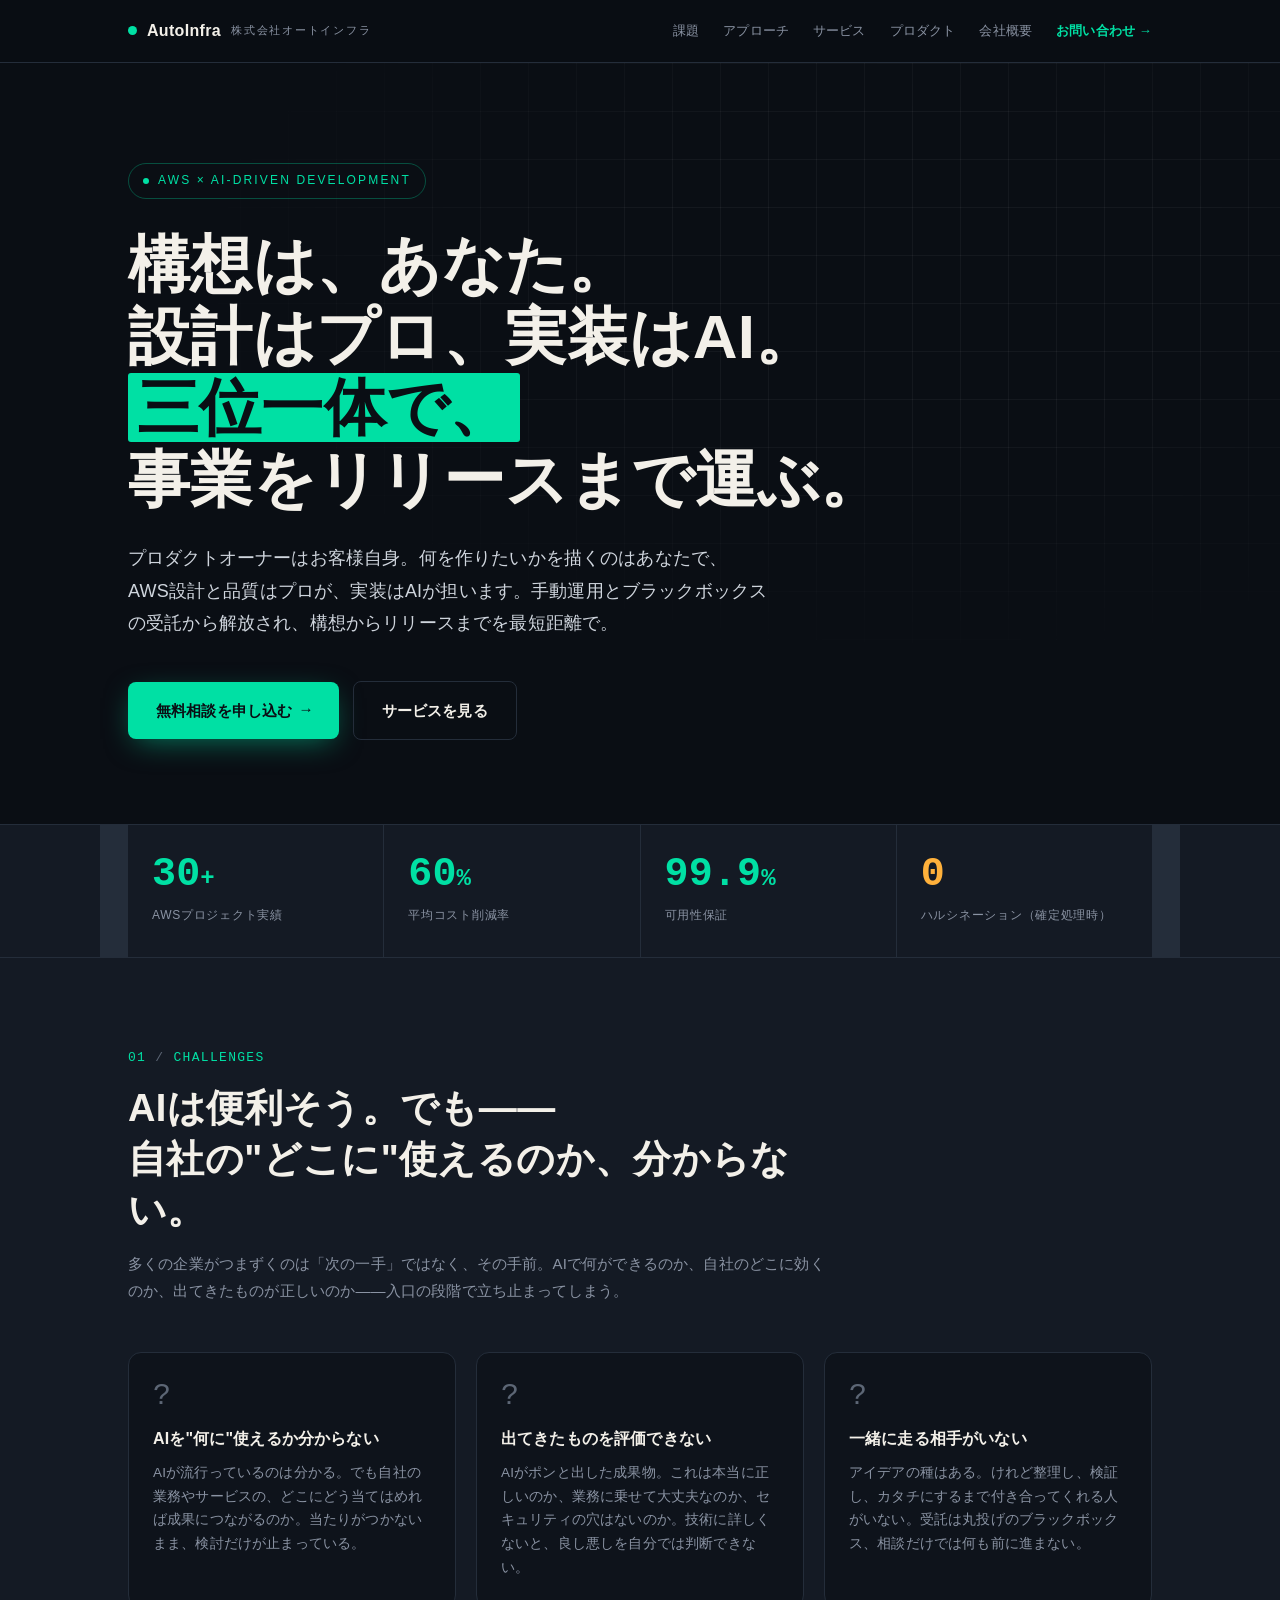
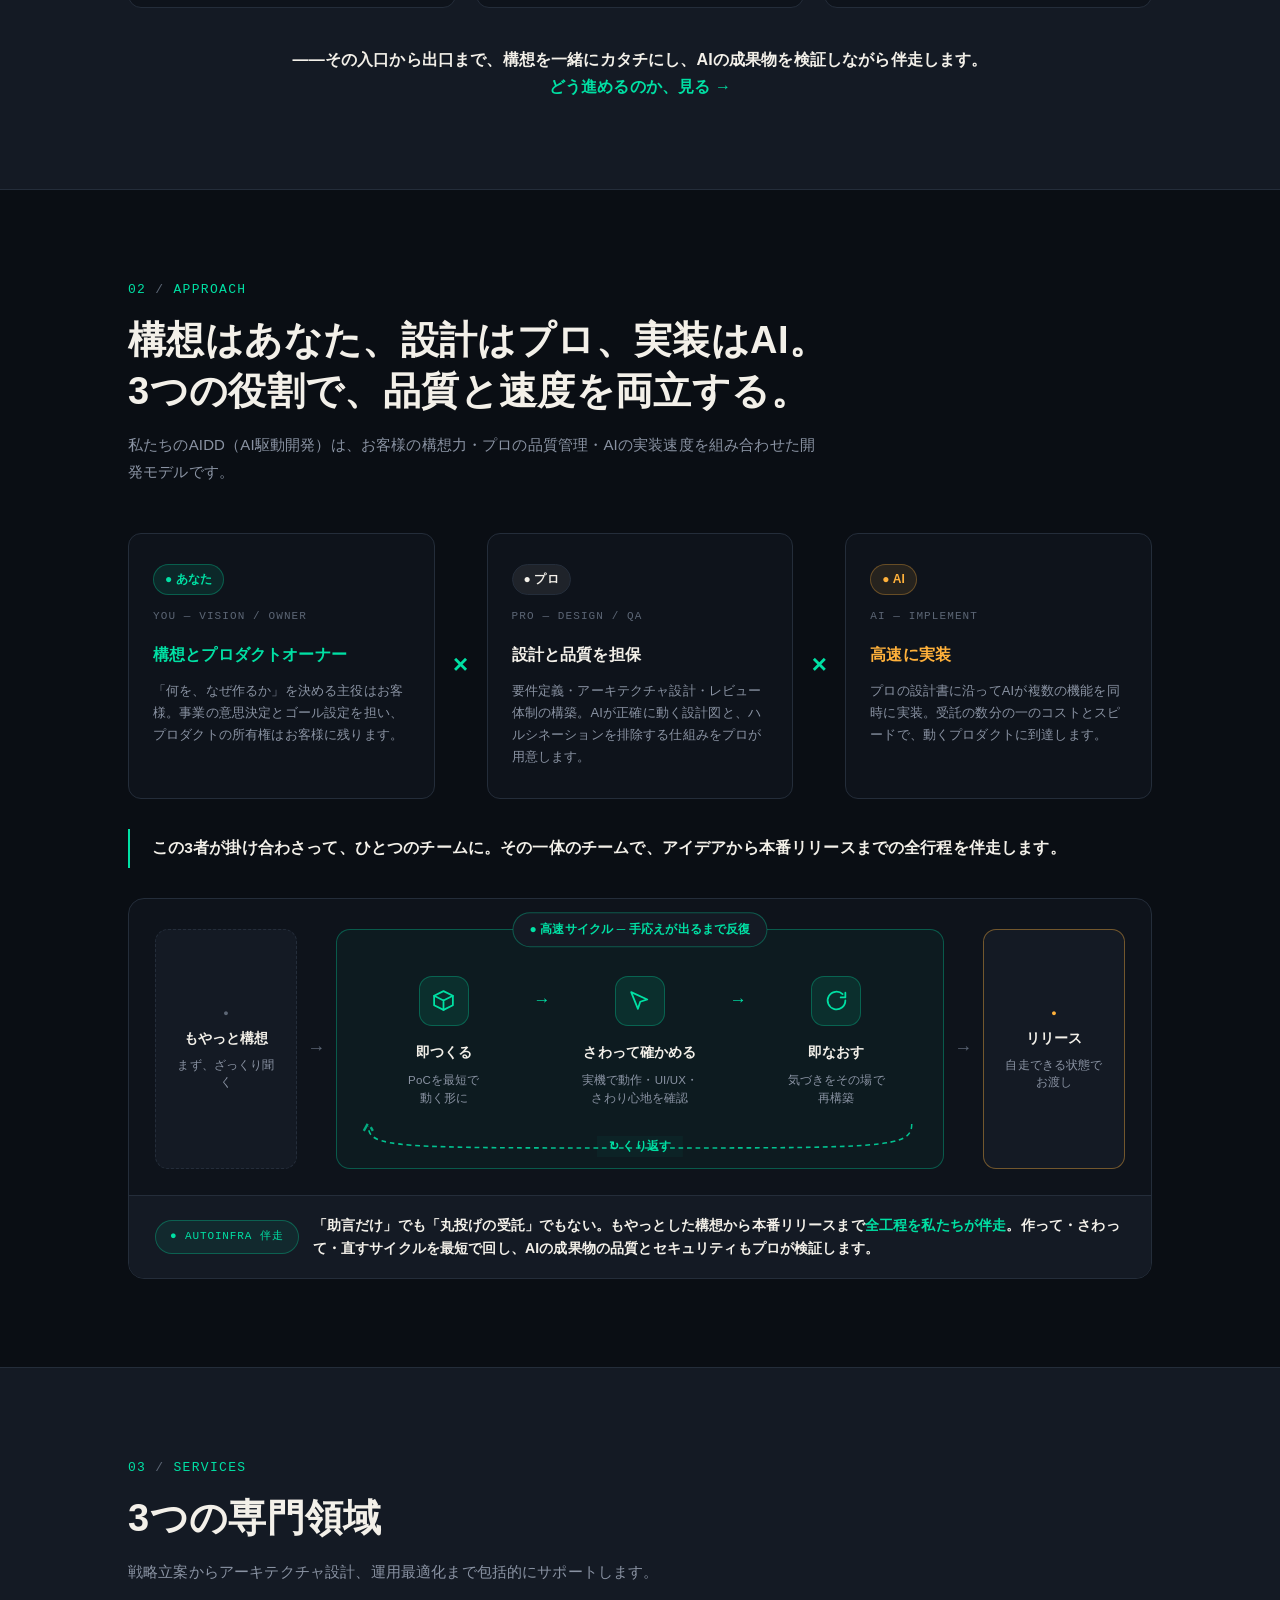
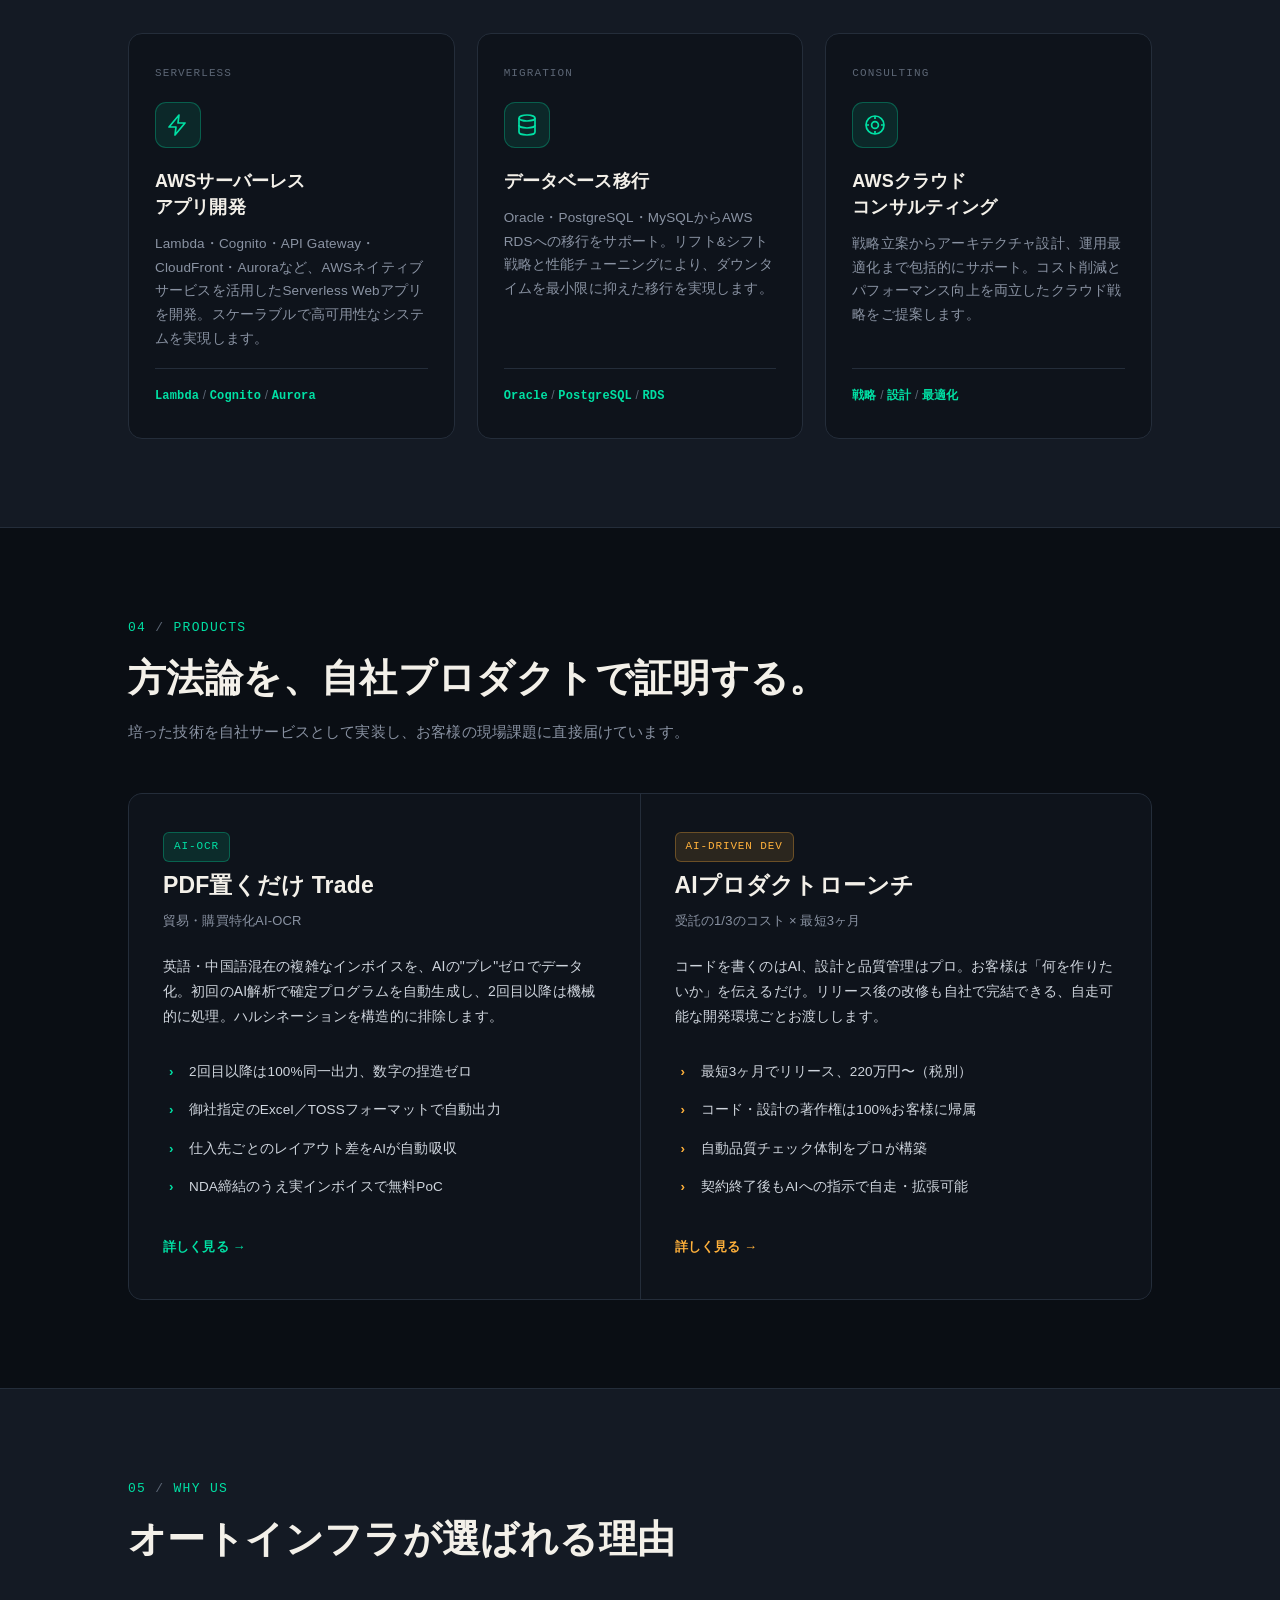
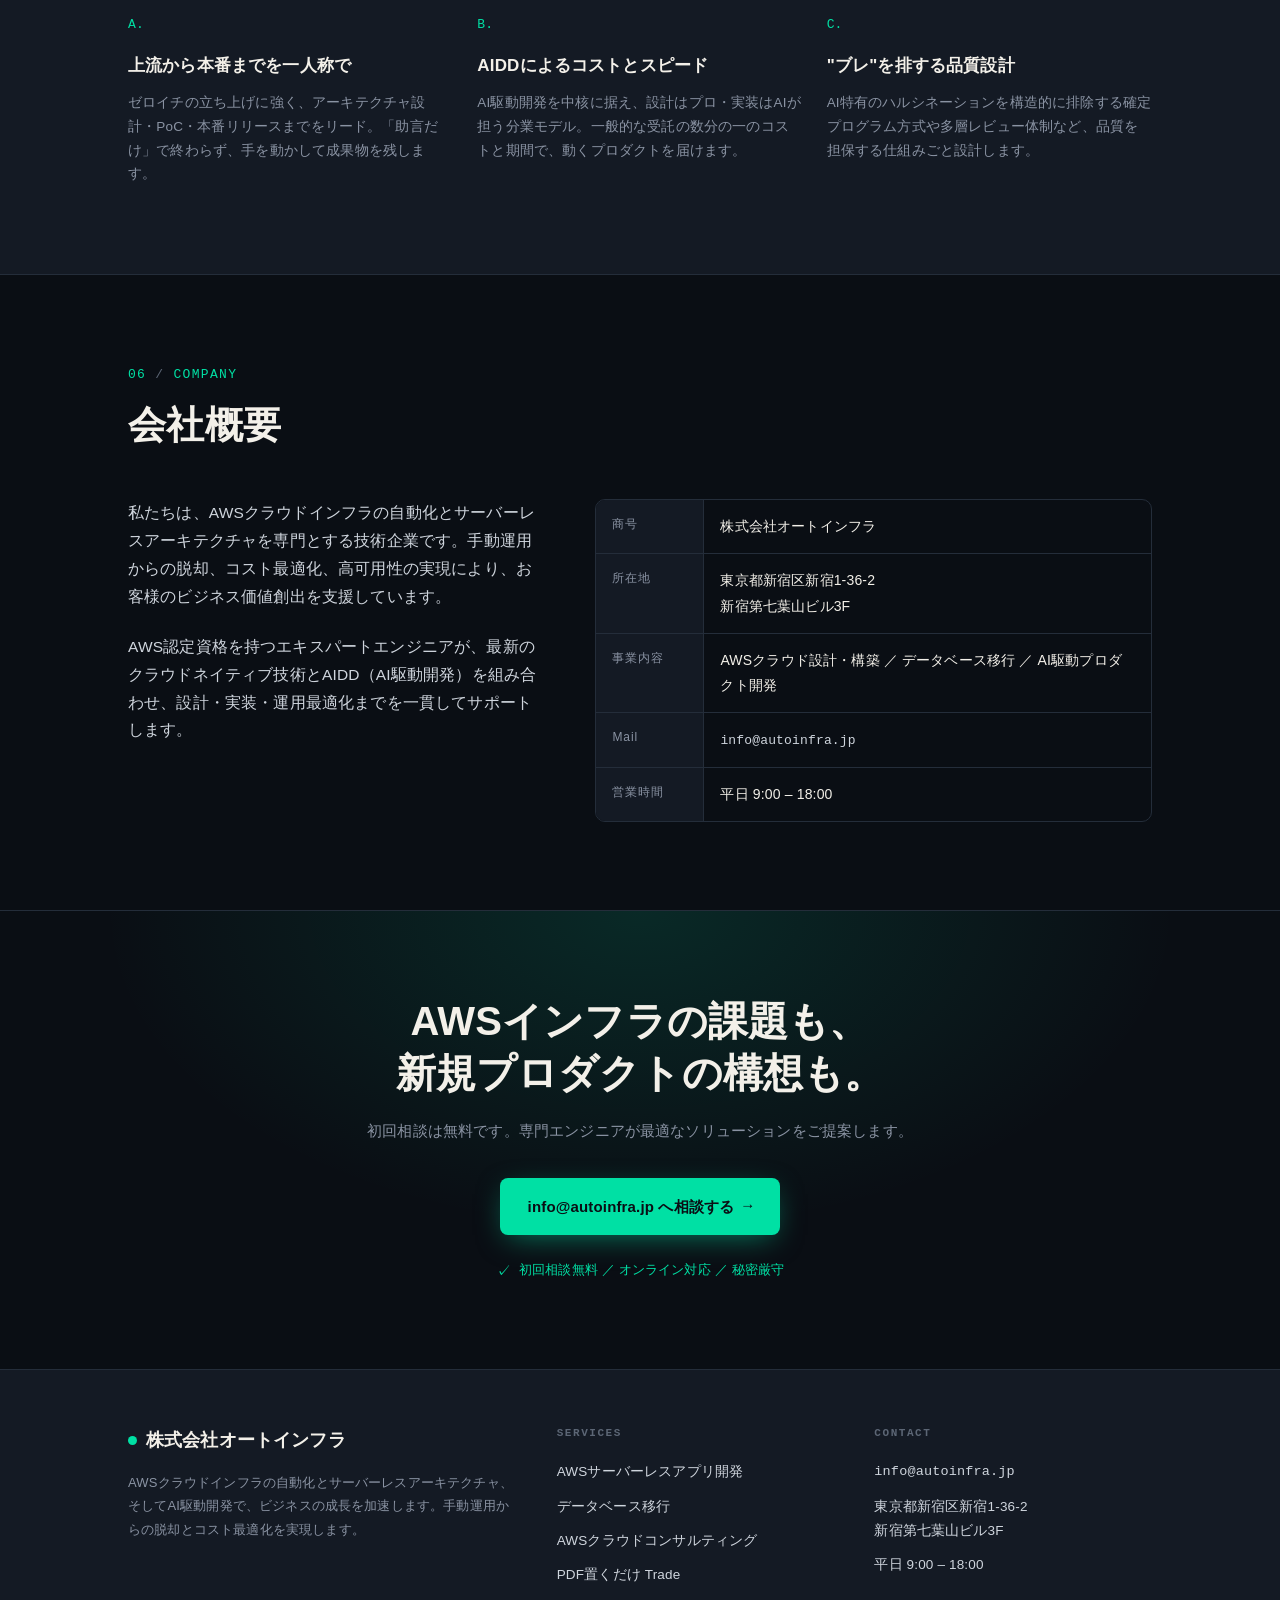
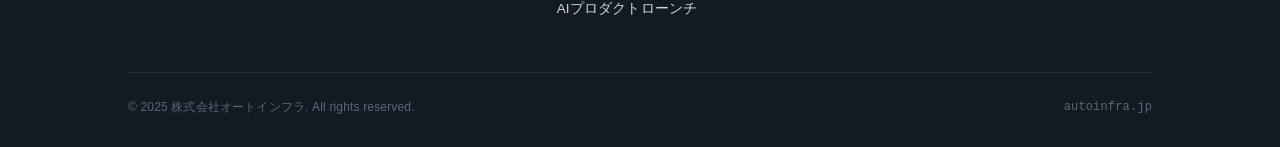
<file: index.html>
<!DOCTYPE html>
<html lang="ja">
<head>
<meta charset="UTF-8">
<meta name="viewport" content="width=device-width, initial-scale=1.0">
<title>株式会社オートインフラ ｜ AWSインフラ自動化 × AI駆動開発</title>

<!-- Primary SEO -->
<meta name="description" content="株式会社オートインフラは、AWSクラウドの設計・構築からAI駆動開発（AIDD）によるプロダクト内製化までを支援する技術企業です。構想はお客様、設計はプロ、実装はAI。3つの役割が三位一体となり、品質と速度を両立して事業をリリースまで運びます。">
<meta name="keywords" content="AWS,クラウド,インフラ自動化,サーバーレス,AI駆動開発,AIDD,データベース移行,RDS,Lambda,AI-OCR,クラウドコンサルティング,新宿,オートインフラ">
<meta name="author" content="株式会社オートインフラ">
<meta name="robots" content="index,follow">
<meta name="theme-color" content="#0a0e14">
<link rel="canonical" href="https://autoinfra.jp/">

<!-- Open Graph -->
<meta property="og:type" content="website">
<meta property="og:site_name" content="株式会社オートインフラ">
<meta property="og:title" content="株式会社オートインフラ ｜ AWSインフラ自動化 × AI駆動開発">
<meta property="og:description" content="構想はあなた、設計はプロ、実装はAI。3つの役割が三位一体となり、AWSクラウドとAI駆動開発で事業をリリースまで運びます。">
<meta property="og:url" content="https://autoinfra.jp/">
<meta property="og:image" content="https://autoinfra.jp/ogp.png">
<meta property="og:locale" content="ja_JP">

<!-- Twitter Card -->
<meta name="twitter:card" content="summary_large_image">
<meta name="twitter:title" content="株式会社オートインフラ ｜ AWSインフラ自動化 × AI駆動開発">
<meta name="twitter:description" content="構想はあなた、設計はプロ、実装はAI。3つの役割が三位一体となり、AWSクラウドとAI駆動開発で事業をリリースまで運びます。">
<meta name="twitter:image" content="https://autoinfra.jp/ogp.png">

<!-- Structured Data -->
<script type="application/ld+json">
{
  "@context": "https://schema.org",
  "@type": "Organization",
  "name": "株式会社オートインフラ",
  "url": "https://autoinfra.jp/",
  "email": "info@autoinfra.jp",
  "description": "AWSクラウドインフラの自動化とサーバーレスアーキテクチャ、AI駆動開発（AIDD）を専門とする技術企業。",
  "address": {
    "@type": "PostalAddress",
    "streetAddress": "新宿1-36-2 新宿第七葉山ビル3F",
    "addressLocality": "新宿区",
    "addressRegion": "東京都",
    "addressCountry": "JP"
  },
  "knowsAbout": ["AWS","クラウドインフラ","サーバーレス","AI駆動開発","データベース移行"]
}
</script>

<style>
:root{
  --ink:#0a0e14;
  --ink-soft:#141a24;
  --ink-card:#0e131b;
  --paper:#f3f0e9;
  --line:#242d3a;
  --line-soft:#1b222d;
  --signal:#00e0a4;
  --signal-deep:#00b386;
  --amber:#ffb13b;
  --mute:#8a93a3;
  --mute-2:#5c6675;
  --grid:rgba(255,255,255,.045);
}
*{margin:0;padding:0;box-sizing:border-box}
html{scroll-behavior:smooth}
body{
  background:var(--ink);color:var(--paper);
  font-family:"Hiragino Kaku Gothic ProN","Hiragino Sans",-apple-system,"Yu Gothic",sans-serif;
  font-feature-settings:"palt" 1;line-height:1.8;letter-spacing:.01em;overflow-x:hidden;
}
.mono{font-family:"SFMono-Regular","Consolas","Menlo",monospace;font-feature-settings:normal}
.wrap{max-width:1080px;margin:0 auto;padding:0 28px}
section{position:relative}

/* bar */
.bar{position:sticky;top:0;z-index:50;background:rgba(10,14,20,.82);backdrop-filter:blur(14px);border-bottom:1px solid var(--line)}
.bar .wrap{display:flex;align-items:center;justify-content:space-between;height:62px}
.brand{display:flex;align-items:center;gap:10px;font-weight:700;letter-spacing:.02em}
.brand .dot{width:9px;height:9px;border-radius:50%;background:var(--signal);animation:pulse 2.4s infinite}
@keyframes pulse{0%{box-shadow:0 0 0 0 rgba(0,224,164,.5)}70%{box-shadow:0 0 0 9px rgba(0,224,164,0)}100%{box-shadow:0 0 0 0 rgba(0,224,164,0)}}
.brand small{color:var(--mute);font-weight:400;font-size:11px;letter-spacing:.16em}
.bar nav{display:flex;gap:24px;font-size:13px}
.bar nav a{color:var(--mute);text-decoration:none;transition:color .2s}
.bar nav a:hover{color:var(--paper)}
.bar .navcta{color:var(--signal)!important;font-weight:600}
@media(max-width:760px){.bar nav a:not(.navcta){display:none}}

/* hero */
.hero{padding:100px 0 84px;border-bottom:1px solid var(--line);overflow:hidden}
.hero::before{content:"";position:absolute;inset:0;z-index:0;
  background-image:linear-gradient(var(--grid) 1px,transparent 1px),linear-gradient(90deg,var(--grid) 1px,transparent 1px);
  background-size:48px 48px;mask-image:radial-gradient(ellipse 80% 70% at 72% 28%,#000 30%,transparent 75%)}
.hero .wrap{position:relative;z-index:1}
.eyebrow{display:inline-flex;align-items:center;gap:9px;font-size:12px;letter-spacing:.18em;color:var(--signal);
  border:1px solid rgba(0,224,164,.3);border-radius:99px;padding:6px 14px;margin-bottom:30px}
.eyebrow .blink{width:6px;height:6px;border-radius:50%;background:var(--signal);animation:blink 1.4s steps(1) infinite}
@keyframes blink{50%{opacity:.2}}
.hero h1{font-size:clamp(34px,5.6vw,62px);line-height:1.16;font-weight:800;letter-spacing:.005em;margin-bottom:26px}
.hero h1 .hl{white-space:nowrap;color:var(--ink);background:var(--signal);padding:0 .14em;border-radius:3px}
.hero p.lead{font-size:clamp(15px,1.9vw,18px);color:#cfd5dd;max-width:640px;margin-bottom:42px}
.ctas{display:flex;gap:14px;flex-wrap:wrap;align-items:center}
.btn{display:inline-flex;align-items:center;gap:9px;text-decoration:none;font-weight:700;font-size:15px;padding:15px 28px;border-radius:8px;transition:transform .15s,box-shadow .2s}
.btn-primary{background:var(--signal);color:var(--ink);box-shadow:0 8px 30px -8px rgba(0,224,164,.55)}
.btn-primary:hover{transform:translateY(-2px);box-shadow:0 14px 38px -8px rgba(0,224,164,.7)}
.btn-ghost{color:var(--paper);border:1px solid var(--line)}
.btn-ghost:hover{border-color:var(--signal);color:var(--signal)}
.btn .arr{font-family:monospace}

/* trust strip */
.strip{border-bottom:1px solid var(--line);background:var(--ink-soft)}
.strip .wrap{display:grid;grid-template-columns:repeat(4,1fr);gap:1px;background:var(--line)}
.metric{background:var(--ink-soft);padding:30px 24px}
.metric .num{font-size:clamp(28px,4vw,40px);font-weight:800;color:var(--signal);line-height:1;font-family:"SFMono-Regular",monospace}
.metric .num.amber{color:var(--amber)}
.metric .lbl{font-size:12px;color:var(--mute);margin-top:10px;letter-spacing:.06em}
@media(max-width:760px){.strip .wrap{grid-template-columns:repeat(2,1fr)}}

/* section scaffolding */
.sec{padding:88px 0}
.sec-head{margin-bottom:48px;max-width:700px}
.kicker{font-family:"SFMono-Regular",monospace;font-size:13px;color:var(--signal);letter-spacing:.1em;margin-bottom:14px}
.kicker .slash{color:var(--mute-2)}
.sec-head h2{font-size:clamp(26px,3.6vw,38px);font-weight:800;line-height:1.34;letter-spacing:.01em}
.sec-head p{color:var(--mute);margin-top:14px;font-size:15px}

/* problem */
.problem{background:var(--ink-soft);border-bottom:1px solid var(--line)}
.prob-grid{display:grid;grid-template-columns:repeat(3,1fr);gap:20px}
.prob{border:1px solid var(--line);border-radius:13px;padding:28px 24px;background:var(--ink-card)}
.prob .q{font-family:monospace;font-size:30px;color:var(--mute-2);line-height:1;margin-bottom:16px}
.prob h4{font-size:16px;font-weight:700;margin-bottom:10px;line-height:1.5}
.prob p{font-size:13.5px;color:var(--mute);line-height:1.75}
@media(max-width:820px){.prob-grid{grid-template-columns:1fr}}

/* cycle (高速反復 + 伴走) */
.jico{width:50px;height:50px;border-radius:13px;display:grid;place-items:center;margin:0 auto 14px;background:rgba(0,224,164,.1);border:1px solid rgba(0,224,164,.3)}
.jico svg{width:25px;height:25px;stroke:var(--signal);fill:none;stroke-width:1.7;stroke-linecap:round;stroke-linejoin:round}
.cyc{margin-top:30px;border:1px solid var(--line);border-radius:16px;overflow:hidden;background:var(--ink-card)}
.cyc-row{display:flex;align-items:stretch;gap:14px;padding:30px 26px 26px}
.cyc-end{flex:0 0 142px;display:flex;flex-direction:column;justify-content:center;gap:5px;padding:20px 16px;border:1px dashed var(--line);border-radius:13px;background:var(--ink-soft);text-align:center;font-weight:700;font-size:14px}
.cyc-end small{font-weight:400;color:var(--mute);font-size:11.5px;line-height:1.55}
.cyc-end .dot{color:var(--mute-2);font-size:9px}
.cyc-end.go{border-style:solid;border-color:rgba(255,177,59,.4)}
.cyc-end.go .dot{color:var(--amber)}
.cyc-conj{flex:0 0 auto;display:grid;place-items:center;color:var(--mute-2);font-family:monospace;font-size:18px}
.cyc-loop{flex:1;position:relative;border:1px solid rgba(0,224,164,.32);border-radius:14px;background:rgba(0,224,164,.04);padding:42px 20px 56px}
.loop-cap{position:absolute;top:0;left:50%;transform:translate(-50%,-50%);background:var(--ink-soft);color:var(--signal);font-size:12px;font-weight:700;padding:6px 16px;border:1px solid rgba(0,224,164,.32);border-radius:99px;white-space:nowrap}
.cyc-cards{display:grid;grid-template-columns:1fr auto 1fr auto 1fr;align-items:start;gap:6px}
.cyc-card{text-align:center;padding:4px 6px}
.cyc-card .ct{font-size:14px;font-weight:700;margin-bottom:6px}
.cyc-card .cd{font-size:11.5px;color:var(--mute);line-height:1.6}
.cyc-mini{display:grid;place-items:center;color:var(--signal);font-family:monospace;font-size:17px;padding-top:14px}
.loop-svg{position:absolute;left:20px;right:20px;bottom:16px;height:30px;width:calc(100% - 40px);overflow:visible}
.loop-svg path{stroke:var(--signal);stroke-width:1.6;fill:none;stroke-dasharray:5 4;opacity:.85}
.loop-back{position:absolute;bottom:11px;left:50%;transform:translateX(-50%);background:rgba(0,224,164,.04);padding:0 12px;color:var(--signal);font-size:11.5px;font-weight:700;white-space:nowrap}
.jfoot{display:flex;align-items:center;gap:14px;padding:18px 26px;border-top:1px solid var(--line);background:var(--ink-soft)}
.jfoot .tag{flex-shrink:0;font-family:monospace;font-size:11px;letter-spacing:.08em;color:var(--signal);border:1px solid rgba(0,224,164,.3);background:rgba(0,224,164,.08);border-radius:99px;padding:6px 14px}
.jfoot p{font-size:14px;color:var(--paper);font-weight:600;line-height:1.65}
.jfoot p b{color:var(--signal)}
@media(max-width:820px){
  .cyc-row{flex-direction:column}
  .cyc-end{flex-basis:auto}
  .cyc-conj{transform:rotate(90deg)}
  .cyc-cards{grid-template-columns:1fr;gap:4px}
  .cyc-mini{transform:rotate(90deg);padding:2px}
  .cyc-loop{padding:40px 18px 30px}
  .loop-svg,.loop-back{display:none}
  .jfoot{flex-direction:column;align-items:flex-start;gap:10px}
}
.bridge{margin-top:38px;text-align:center;font-size:16px;color:var(--paper);font-weight:600;line-height:1.7}
.bridge a{color:var(--signal);text-decoration:none;font-weight:700;white-space:nowrap}
.bridge a:hover{text-decoration:underline}

/* approach */
.approach{border-bottom:1px solid var(--line)}
.flow{display:grid;grid-template-columns:1fr auto 1fr auto 1fr;gap:14px;align-items:stretch;margin-bottom:30px}
.flow .cell{padding:30px 24px;background:var(--ink-card);border:1px solid var(--line);border-radius:13px}
.flow .cell.mid{display:grid;place-items:center;background:transparent;border:0;padding:0 4px}
.flow .cell.mid .x{font-family:monospace;color:var(--signal);font-size:26px;font-weight:700}
.flow .role{display:inline-flex;align-items:center;gap:7px;font-size:12px;font-weight:700;margin-bottom:12px;padding:4px 11px;border-radius:99px}
.flow .a .role{color:var(--signal);background:rgba(0,224,164,.1);border:1px solid rgba(0,224,164,.3)}
.flow .b .role{color:var(--paper);background:rgba(243,240,233,.07);border:1px solid var(--line)}
.flow .c .role{color:var(--amber);background:rgba(255,177,59,.1);border:1px solid rgba(255,177,59,.3)}
.flow .lab{font-family:monospace;font-size:11px;letter-spacing:.1em;color:var(--mute-2);margin-bottom:14px}
.flow h4{font-size:16px;font-weight:700;margin-bottom:10px}
.flow p{font-size:13px;color:var(--mute);line-height:1.7}
.flow .a h4{color:var(--signal)}
.flow .c h4{color:var(--amber)}
.appro-note{border-left:2px solid var(--signal);padding:6px 0 6px 22px;font-size:15.5px;color:var(--paper);font-weight:600;line-height:1.7}
@media(max-width:820px){.flow{grid-template-columns:1fr;gap:10px}.flow .cell.mid{padding:2px}}

/* services */
.services{background:var(--ink-soft);border-bottom:1px solid var(--line)}
.svc-grid{display:grid;grid-template-columns:repeat(3,1fr);gap:22px}
.card{background:var(--ink-card);border:1px solid var(--line);border-radius:14px;padding:30px 26px;position:relative;overflow:hidden;transition:border-color .25s,transform .2s;display:flex;flex-direction:column}
.card:hover{border-color:rgba(0,224,164,.45);transform:translateY(-3px)}
.card .tag{font-family:monospace;font-size:11px;color:var(--mute-2);letter-spacing:.1em;margin-bottom:18px}
.card .ico{width:46px;height:46px;border-radius:11px;display:grid;place-items:center;background:rgba(0,224,164,.1);border:1px solid rgba(0,224,164,.3);margin-bottom:20px}
.card .ico svg{width:24px;height:24px;stroke:var(--signal);fill:none;stroke-width:1.7}
.card h3{font-size:18px;font-weight:700;margin-bottom:12px;line-height:1.45}
.card p{font-size:13.5px;color:var(--mute);line-height:1.75;flex:1}
.card .meta{margin-top:18px;padding-top:16px;border-top:1px solid var(--line);font-size:12px;color:var(--mute-2)}
.card .meta b{color:var(--signal);font-family:monospace}
@media(max-width:820px){.svc-grid{grid-template-columns:1fr}}

/* products */
.prod{border-bottom:1px solid var(--line)}
.prod-row{display:grid;grid-template-columns:1fr 1fr;gap:1px;background:var(--line);border:1px solid var(--line);border-radius:14px;overflow:hidden}
.pcard{background:var(--ink-card);padding:38px 34px;position:relative}
.pcard .top{display:flex;align-items:center;gap:12px;margin-bottom:8px}
.pcard .badge{font-family:monospace;font-size:11px;letter-spacing:.08em;padding:4px 10px;border-radius:6px}
.pcard.a .badge{background:rgba(0,224,164,.12);color:var(--signal);border:1px solid rgba(0,224,164,.3)}
.pcard.b .badge{background:rgba(255,177,59,.12);color:var(--amber);border:1px solid rgba(255,177,59,.3)}
.pcard h3{font-size:23px;font-weight:800;margin-bottom:8px;line-height:1.35}
.pcard .sub{font-size:13px;color:var(--mute);margin-bottom:22px}
.pcard p{font-size:14px;color:#cfd5dd;line-height:1.78;margin-bottom:24px}
.feat{list-style:none;margin-bottom:26px}
.feat li{font-size:13.5px;color:#cfd5dd;padding:7px 0 7px 26px;position:relative}
.feat li::before{content:"›";position:absolute;left:6px;color:var(--signal);font-weight:700}
.pcard.b .feat li::before{color:var(--amber)}
.pcard a.plink{font-size:13px;font-weight:700;text-decoration:none;display:inline-flex;align-items:center;gap:7px;transition:gap .2s}
.pcard.a a.plink{color:var(--signal)}
.pcard.b a.plink{color:var(--amber)}
.pcard a.plink:hover{gap:11px}
@media(max-width:820px){.prod-row{grid-template-columns:1fr}}

/* why */
.why{background:var(--ink-soft);border-bottom:1px solid var(--line)}
.why-grid{display:grid;grid-template-columns:repeat(3,1fr);gap:24px}
.why-item .n{font-family:monospace;font-size:13px;color:var(--signal);margin-bottom:14px}
.why-item h4{font-size:17px;font-weight:700;margin-bottom:10px}
.why-item p{font-size:13.5px;color:var(--mute);line-height:1.75}
@media(max-width:820px){.why-grid{grid-template-columns:1fr;gap:30px}}

/* company */
.company{border-bottom:1px solid var(--line)}
.comp-grid{display:grid;grid-template-columns:.85fr 1.15fr;gap:56px;align-items:start}
.company p.body{color:#cfd5dd;font-size:15.5px;margin-bottom:22px}
.kv{border:1px solid var(--line);border-radius:10px;overflow:hidden}
.kv .row{display:grid;grid-template-columns:108px 1fr;border-bottom:1px solid var(--line)}
.kv .row:last-child{border-bottom:none}
.kv .k{background:var(--ink-soft);padding:14px 16px;font-size:12px;color:var(--mute);letter-spacing:.08em;border-right:1px solid var(--line)}
.kv .v{padding:14px 16px;font-size:14px;color:var(--paper)}
.kv .v .mono{font-size:13px;color:#cfd5dd}
@media(max-width:820px){.comp-grid{grid-template-columns:1fr;gap:34px}}

/* cta band */
.band{padding:84px 0;text-align:center;position:relative;overflow:hidden}
.band::before{content:"";position:absolute;inset:0;background:radial-gradient(ellipse 60% 100% at 50% 0%,rgba(0,224,164,.13),transparent 70%)}
.band .wrap{position:relative}
.band h2{font-size:clamp(26px,4vw,40px);font-weight:800;line-height:1.3;margin-bottom:18px}
.band p{color:var(--mute);font-size:15px;margin-bottom:34px}
.band .free{display:inline-flex;align-items:center;gap:8px;font-size:13px;color:var(--signal);margin-top:22px}

/* footer */
footer{border-top:1px solid var(--line);background:var(--ink-soft);padding:54px 0 30px}
.foot{display:grid;grid-template-columns:1.4fr 1fr 1fr;gap:40px;margin-bottom:40px}
.foot .brand2{font-weight:800;font-size:18px;display:flex;align-items:center;gap:9px;margin-bottom:14px}
.foot .brand2 .dot{width:9px;height:9px;border-radius:50%;background:var(--signal)}
.foot p{font-size:13px;color:var(--mute);line-height:1.8}
.foot h5{font-size:11px;letter-spacing:.14em;color:var(--mute-2);margin-bottom:16px;font-family:monospace}
.foot a,.foot .fi{display:block;font-size:13.5px;color:#cfd5dd;text-decoration:none;margin-bottom:10px}
.foot a:hover{color:var(--signal)}
.copy{border-top:1px solid var(--line);padding-top:24px;font-size:12px;color:var(--mute-2);display:flex;justify-content:space-between;flex-wrap:wrap;gap:10px}
.copy .mono{color:var(--mute-2)}
@media(max-width:820px){.foot{grid-template-columns:1fr;gap:28px}}
::selection{background:var(--signal);color:var(--ink)}
</style>
</head>
<body>

<header class="bar">
  <div class="wrap">
    <div class="brand"><span class="dot"></span>AutoInfra<small>株式会社オートインフラ</small></div>
    <nav>
      <a href="#problem">課題</a>
      <a href="#approach">アプローチ</a>
      <a href="#services">サービス</a>
      <a href="#products">プロダクト</a>
      <a href="#company">会社概要</a>
      <a href="#contact" class="navcta">お問い合わせ →</a>
    </nav>
  </div>
</header>

<!-- 1. HERO -->
<section class="hero">
  <div class="wrap">
    <span class="eyebrow"><span class="blink"></span>AWS × AI-DRIVEN DEVELOPMENT</span>
    <h1>構想は、あなた。<br>設計はプロ、実装はAI。<br><span class="hl">三位一体で、</span><br>事業をリリースまで運ぶ。</h1>
    <p class="lead">プロダクトオーナーはお客様自身。何を作りたいかを描くのはあなたで、AWS設計と品質はプロが、実装はAIが担います。手動運用とブラックボックスの受託から解放され、構想からリリースまでを最短距離で。</p>
    <div class="ctas">
      <a href="#contact" class="btn btn-primary">無料相談を申し込む <span class="arr">→</span></a>
      <a href="#services" class="btn btn-ghost">サービスを見る</a>
    </div>
  </div>
</section>

<!-- 2. TRUST / SOCIAL PROOF -->
<section class="strip">
  <div class="wrap">
    <div class="metric"><div class="num">30<span style="font-size:.6em">+</span></div><div class="lbl">AWSプロジェクト実績</div></div>
    <div class="metric"><div class="num">60<span style="font-size:.6em">%</span></div><div class="lbl">平均コスト削減率</div></div>
    <div class="metric"><div class="num">99.9<span style="font-size:.6em">%</span></div><div class="lbl">可用性保証</div></div>
    <div class="metric"><div class="num amber">0</div><div class="lbl">ハルシネーション（確定処理時）</div></div>
  </div>
</section>

<!-- 3. PROBLEM / EMPATHY -->
<section class="sec problem" id="problem">
  <div class="wrap">
    <div class="sec-head">
      <div class="kicker">01 <span class="slash">/</span> CHALLENGES</div>
      <h2>AIは便利そう。でも――<br>自社の"どこに"使えるのか、分からない。</h2>
      <p>多くの企業がつまずくのは「次の一手」ではなく、その手前。AIで何ができるのか、自社のどこに効くのか、出てきたものが正しいのか――入口の段階で立ち止まってしまう。</p>
    </div>
    <div class="prob-grid">
      <div class="prob">
        <div class="q">?</div>
        <h4>AIを"何に"使えるか分からない</h4>
        <p>AIが流行っているのは分かる。でも自社の業務やサービスの、どこにどう当てはめれば成果につながるのか。当たりがつかないまま、検討だけが止まっている。</p>
      </div>
      <div class="prob">
        <div class="q">?</div>
        <h4>出てきたものを評価できない</h4>
        <p>AIがポンと出した成果物。これは本当に正しいのか、業務に乗せて大丈夫なのか、セキュリティの穴はないのか。技術に詳しくないと、良し悪しを自分では判断できない。</p>
      </div>
      <div class="prob">
        <div class="q">?</div>
        <h4>一緒に走る相手がいない</h4>
        <p>アイデアの種はある。けれど整理し、検証し、カタチにするまで付き合ってくれる人がいない。受託は丸投げのブラックボックス、相談だけでは何も前に進まない。</p>
      </div>
    </div>
    <p class="bridge">――その入口から出口まで、構想を一緒にカタチにし、AIの成果物を検証しながら伴走します。<br><a href="#approach">どう進めるのか、見る →</a></p>
  </div>
</section>

<!-- 4. APPROACH / METHOD -->
<section class="sec approach" id="approach">
  <div class="wrap">
    <div class="sec-head">
      <div class="kicker">02 <span class="slash">/</span> APPROACH</div>
      <h2>構想はあなた、設計はプロ、実装はAI。<br>3つの役割で、品質と速度を両立する。</h2>
      <p>私たちのAIDD（AI駆動開発）は、お客様の構想力・プロの品質管理・AIの実装速度を組み合わせた開発モデルです。</p>
    </div>
    <div class="flow">
      <div class="cell a">
        <span class="role">● あなた</span>
        <div class="lab">YOU — VISION / OWNER</div>
        <h4>構想とプロダクトオーナー</h4>
        <p>「何を、なぜ作るか」を決める主役はお客様。事業の意思決定とゴール設定を担い、プロダクトの所有権はお客様に残ります。</p>
      </div>
      <div class="cell mid"><span class="x">×</span></div>
      <div class="cell b">
        <span class="role">● プロ</span>
        <div class="lab">PRO — DESIGN / QA</div>
        <h4>設計と品質を担保</h4>
        <p>要件定義・アーキテクチャ設計・レビュー体制の構築。AIが正確に動く設計図と、ハルシネーションを排除する仕組みをプロが用意します。</p>
      </div>
      <div class="cell mid"><span class="x">×</span></div>
      <div class="cell c">
        <span class="role">● AI</span>
        <div class="lab">AI — IMPLEMENT</div>
        <h4>高速に実装</h4>
        <p>プロの設計書に沿ってAIが複数の機能を同時に実装。受託の数分の一のコストとスピードで、動くプロダクトに到達します。</p>
      </div>
    </div>
    <p class="appro-note">この3者が掛け合わさって、ひとつのチームに。その一体のチームで、アイデアから本番リリースまでの全行程を伴走します。</p>
    <div class="cyc">
      <div class="cyc-row">
        <div class="cyc-end">
          <span class="dot">●</span>もやっと構想
          <small>まず、ざっくり聞く</small>
        </div>
        <div class="cyc-conj">→</div>
        <div class="cyc-loop">
          <span class="loop-cap">● 高速サイクル ─ 手応えが出るまで反復</span>
          <div class="cyc-cards">
            <div class="cyc-card">
              <div class="jico"><svg viewBox="0 0 24 24"><path d="M21 7.5L12 3 3 7.5v9L12 21l9-4.5z"/><path d="M3 7.5L12 12l9-4.5M12 12v9"/></svg></div>
              <div class="ct">即つくる</div>
              <div class="cd">PoCを最短で<br>動く形に</div>
            </div>
            <div class="cyc-mini">→</div>
            <div class="cyc-card">
              <div class="jico"><svg viewBox="0 0 24 24"><path d="M4 4l6.5 16 2.2-6.8L19.5 11z"/></svg></div>
              <div class="ct">さわって確かめる</div>
              <div class="cd">実機で動作・UI/UX・<br>さわり心地を確認</div>
            </div>
            <div class="cyc-mini">→</div>
            <div class="cyc-card">
              <div class="jico"><svg viewBox="0 0 24 24"><path d="M20.5 12a8.5 8.5 0 1 1-2.6-6.1"/><path d="M20.5 4.5V9h-4.5"/></svg></div>
              <div class="ct">即なおす</div>
              <div class="cd">気づきをその場で<br>再構築</div>
            </div>
          </div>
          <svg class="loop-svg" viewBox="0 0 600 30" preserveAspectRatio="none">
            <path d="M588,2 C588,26 560,26 300,26 C40,26 12,26 12,4" marker-end="url(#lhead)"/>
            <defs><marker id="lhead" markerWidth="10" markerHeight="10" refX="5" refY="5" orient="auto"><path d="M2,2 L7,5 L2,8" stroke="#00e0a4" stroke-width="1.6" fill="none" stroke-dasharray="0"/></marker></defs>
          </svg>
          <span class="loop-back">↻ くり返す</span>
        </div>
        <div class="cyc-conj">→</div>
        <div class="cyc-end go">
          <span class="dot">●</span>リリース
          <small>自走できる状態でお渡し</small>
        </div>
      </div>
      <div class="jfoot">
        <span class="tag">● AUTOINFRA 伴走</span>
        <p>「助言だけ」でも「丸投げの受託」でもない。もやっとした構想から本番リリースまで<b>全工程を私たちが伴走</b>。作って・さわって・直すサイクルを最短で回し、AIの成果物の品質とセキュリティもプロが検証します。</p>
      </div>
    </div>
  </div>
</section>

<!-- 5. SERVICES -->
<section class="sec services" id="services">
  <div class="wrap">
    <div class="sec-head">
      <div class="kicker">03 <span class="slash">/</span> SERVICES</div>
      <h2>3つの専門領域</h2>
      <p>戦略立案からアーキテクチャ設計、運用最適化まで包括的にサポートします。</p>
    </div>
    <div class="svc-grid">
      <div class="card">
        <div class="tag">SERVERLESS</div>
        <div class="ico"><svg viewBox="0 0 24 24"><path d="M13 2L3 14h7l-1 8 10-12h-7z" stroke-linejoin="round"/></svg></div>
        <h3>AWSサーバーレス<br>アプリ開発</h3>
        <p>Lambda・Cognito・API Gateway・CloudFront・Auroraなど、AWSネイティブサービスを活用したServerless Webアプリを開発。スケーラブルで高可用性なシステムを実現します。</p>
        <div class="meta"><b>Lambda</b> / <b>Cognito</b> / <b>Aurora</b></div>
      </div>
      <div class="card">
        <div class="tag">MIGRATION</div>
        <div class="ico"><svg viewBox="0 0 24 24"><ellipse cx="12" cy="5" rx="8" ry="3"/><path d="M4 5v14c0 1.7 3.6 3 8 3s8-1.3 8-3V5"/><path d="M4 12c0 1.7 3.6 3 8 3s8-1.3 8-3"/></svg></div>
        <h3>データベース移行</h3>
        <p>Oracle・PostgreSQL・MySQLからAWS RDSへの移行をサポート。リフト&シフト戦略と性能チューニングにより、ダウンタイムを最小限に抑えた移行を実現します。</p>
        <div class="meta"><b>Oracle</b> / <b>PostgreSQL</b> / <b>RDS</b></div>
      </div>
      <div class="card">
        <div class="tag">CONSULTING</div>
        <div class="ico"><svg viewBox="0 0 24 24"><circle cx="12" cy="12" r="9"/><circle cx="12" cy="12" r="3.4"/><path d="M12 3v3M12 18v3M3 12h3M18 12h3"/></svg></div>
        <h3>AWSクラウド<br>コンサルティング</h3>
        <p>戦略立案からアーキテクチャ設計、運用最適化まで包括的にサポート。コスト削減とパフォーマンス向上を両立したクラウド戦略をご提案します。</p>
        <div class="meta"><b>戦略</b> / <b>設計</b> / <b>最適化</b></div>
      </div>
    </div>
  </div>
</section>

<!-- 6. PRODUCTS / PROOF -->
<section class="sec prod" id="products">
  <div class="wrap">
    <div class="sec-head">
      <div class="kicker">04 <span class="slash">/</span> PRODUCTS</div>
      <h2>方法論を、自社プロダクトで証明する。</h2>
      <p>培った技術を自社サービスとして実装し、お客様の現場課題に直接届けています。</p>
    </div>
    <div class="prod-row">
      <div class="pcard a">
        <div class="top"><span class="badge">AI-OCR</span></div>
        <h3>PDF置くだけ Trade</h3>
        <div class="sub">貿易・購買特化AI-OCR</div>
        <p>英語・中国語混在の複雑なインボイスを、AIの"ブレ"ゼロでデータ化。初回のAI解析で確定プログラムを自動生成し、2回目以降は機械的に処理。ハルシネーションを構造的に排除します。</p>
        <ul class="feat">
          <li>2回目以降は100%同一出力、数字の捏造ゼロ</li>
          <li>御社指定のExcel／TOSSフォーマットで自動出力</li>
          <li>仕入先ごとのレイアウト差をAIが自動吸収</li>
          <li>NDA締結のうえ実インボイスで無料PoC</li>
        </ul>
        <a class="plink" href="https://www.pdf-okudake.com/trade" target="_blank" rel="noopener">詳しく見る →</a>
      </div>
      <div class="pcard b">
        <div class="top"><span class="badge">AI-DRIVEN DEV</span></div>
        <h3>AIプロダクトローンチ</h3>
        <div class="sub">受託の1/3のコスト × 最短3ヶ月</div>
        <p>コードを書くのはAI、設計と品質管理はプロ。お客様は「何を作りたいか」を伝えるだけ。リリース後の改修も自社で完結できる、自走可能な開発環境ごとお渡しします。</p>
        <ul class="feat">
          <li>最短3ヶ月でリリース、220万円〜（税別）</li>
          <li>コード・設計の著作権は100%お客様に帰属</li>
          <li>自動品質チェック体制をプロが構築</li>
          <li>契約終了後もAIへの指示で自走・拡張可能</li>
        </ul>
        <a class="plink" href="https://www.ai-product-launch.com" target="_blank" rel="noopener">詳しく見る →</a>
      </div>
    </div>
  </div>
</section>

<!-- 7. WHY US -->
<section class="sec why">
  <div class="wrap">
    <div class="sec-head">
      <div class="kicker">05 <span class="slash">/</span> WHY US</div>
      <h2>オートインフラが選ばれる理由</h2>
    </div>
    <div class="why-grid">
      <div class="why-item">
        <div class="n">A.</div>
        <h4>上流から本番までを一人称で</h4>
        <p>ゼロイチの立ち上げに強く、アーキテクチャ設計・PoC・本番リリースまでをリード。「助言だけ」で終わらず、手を動かして成果物を残します。</p>
      </div>
      <div class="why-item">
        <div class="n">B.</div>
        <h4>AIDDによるコストとスピード</h4>
        <p>AI駆動開発を中核に据え、設計はプロ・実装はAIが担う分業モデル。一般的な受託の数分の一のコストと期間で、動くプロダクトを届けます。</p>
      </div>
      <div class="why-item">
        <div class="n">C.</div>
        <h4>"ブレ"を排する品質設計</h4>
        <p>AI特有のハルシネーションを構造的に排除する確定プログラム方式や多層レビュー体制など、品質を担保する仕組みごと設計します。</p>
      </div>
    </div>
  </div>
</section>

<!-- 8. COMPANY -->
<section class="sec company" id="company">
  <div class="wrap">
    <div class="sec-head">
      <div class="kicker">06 <span class="slash">/</span> COMPANY</div>
      <h2>会社概要</h2>
    </div>
    <div class="comp-grid">
      <div>
        <p class="body">私たちは、AWSクラウドインフラの自動化とサーバーレスアーキテクチャを専門とする技術企業です。手動運用からの脱却、コスト最適化、高可用性の実現により、お客様のビジネス価値創出を支援しています。</p>
        <p class="body">AWS認定資格を持つエキスパートエンジニアが、最新のクラウドネイティブ技術とAIDD（AI駆動開発）を組み合わせ、設計・実装・運用最適化までを一貫してサポートします。</p>
      </div>
      <div class="kv">
        <div class="row"><div class="k">商号</div><div class="v">株式会社オートインフラ</div></div>
        <div class="row"><div class="k">所在地</div><div class="v">東京都新宿区新宿1-36-2<br>新宿第七葉山ビル3F</div></div>
        <div class="row"><div class="k">事業内容</div><div class="v">AWSクラウド設計・構築 ／ データベース移行 ／ AI駆動プロダクト開発</div></div>
        <div class="row"><div class="k">Mail</div><div class="v"><span class="mono">info@autoinfra.jp</span></div></div>
        <div class="row"><div class="k">営業時間</div><div class="v">平日 9:00 – 18:00</div></div>
      </div>
    </div>
  </div>
</section>

<!-- 9. CTA -->
<section class="band" id="contact">
  <div class="wrap">
    <h2>AWSインフラの課題も、<br>新規プロダクトの構想も。</h2>
    <p>初回相談は無料です。専門エンジニアが最適なソリューションをご提案します。</p>
    <div class="ctas" style="justify-content:center">
      <a href="mailto:info@autoinfra.jp" class="btn btn-primary">info@autoinfra.jp へ相談する <span class="arr">→</span></a>
    </div>
    <div class="free"><span style="font-size:15px">✓</span> 初回相談無料 ／ オンライン対応 ／ 秘密厳守</div>
  </div>
</section>

<!-- FOOTER -->
<footer>
  <div class="wrap">
    <div class="foot">
      <div>
        <div class="brand2"><span class="dot"></span>株式会社オートインフラ</div>
        <p>AWSクラウドインフラの自動化とサーバーレスアーキテクチャ、そしてAI駆動開発で、ビジネスの成長を加速します。手動運用からの脱却とコスト最適化を実現します。</p>
      </div>
      <div>
        <h5>SERVICES</h5>
        <a href="#services">AWSサーバーレスアプリ開発</a>
        <a href="#services">データベース移行</a>
        <a href="#services">AWSクラウドコンサルティング</a>
        <a href="https://www.pdf-okudake.com/trade" target="_blank" rel="noopener">PDF置くだけ Trade</a>
        <a href="https://www.ai-product-launch.com" target="_blank" rel="noopener">AIプロダクトローンチ</a>
      </div>
      <div>
        <h5>CONTACT</h5>
        <div class="fi mono">info@autoinfra.jp</div>
        <div class="fi">東京都新宿区新宿1-36-2<br>新宿第七葉山ビル3F</div>
        <div class="fi">平日 9:00 – 18:00</div>
      </div>
    </div>
    <div class="copy">
      <span>© 2025 株式会社オートインフラ. All rights reserved.</span>
      <span class="mono">autoinfra.jp</span>
    </div>
  </div>
</footer>

</body>
</html>
</file>
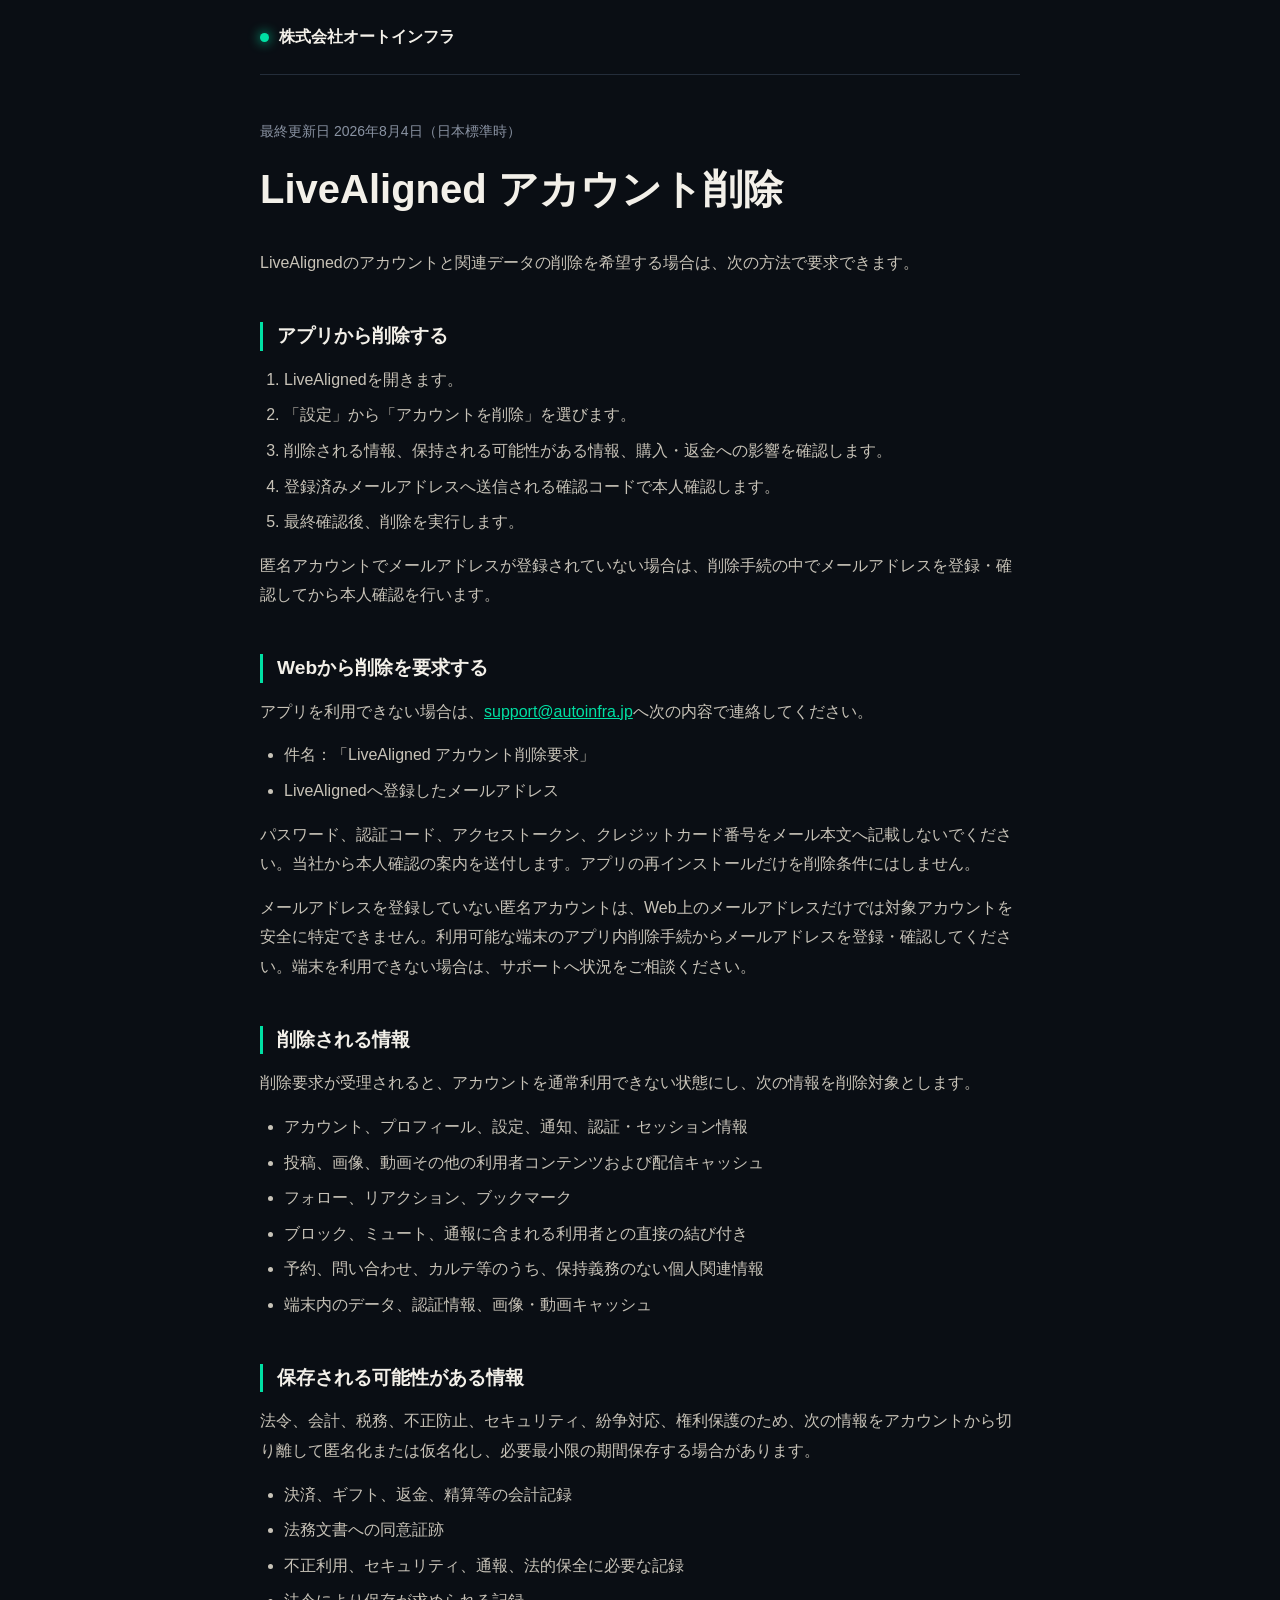
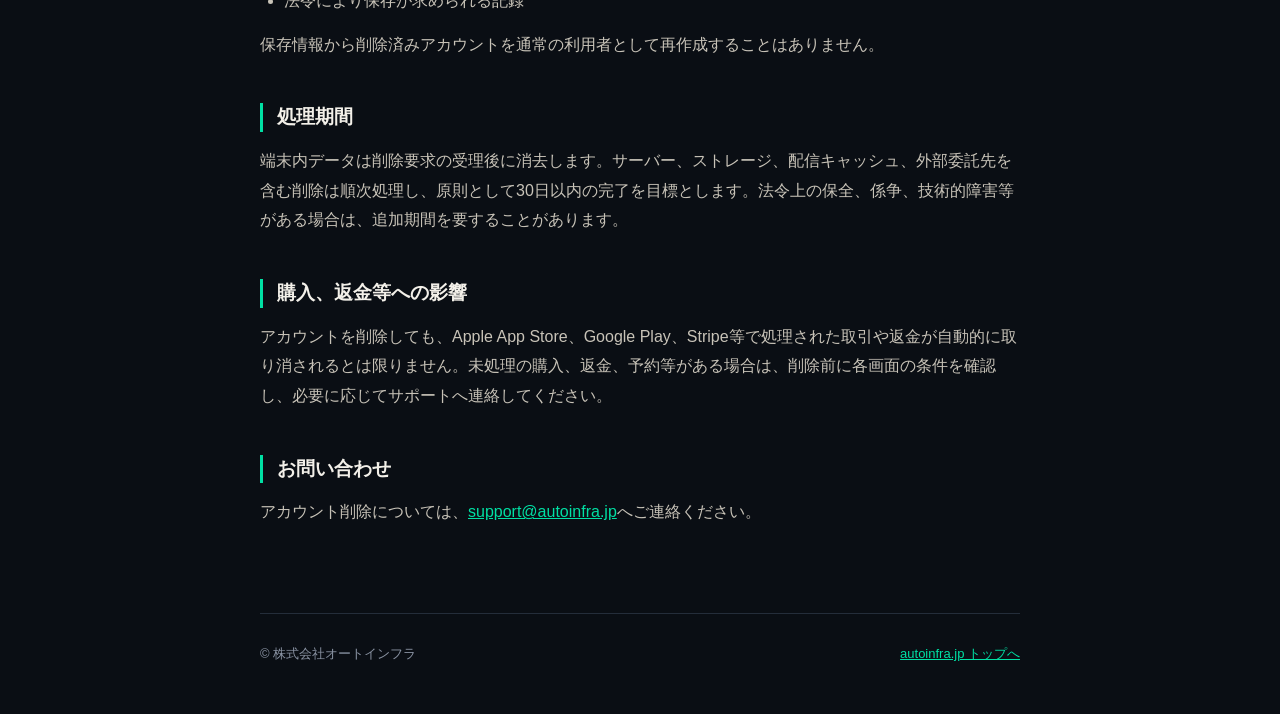
<file: account-deletion/livealigned/index.html>
<!doctype html>
<html lang="ja">
<head>
  <meta charset="utf-8">
  <meta name="viewport" content="width=device-width, initial-scale=1">
  <title>LiveAligned アカウント削除 | 株式会社オートインフラ</title>
  <meta name="description" content="LiveAlignedのアカウントと関連データを削除する方法を説明します。">
  <meta name="robots" content="index,follow">
  <meta name="theme-color" content="#0a0e14">
  <link rel="canonical" href="https://autoinfra.jp/account-deletion/livealigned/">
  <link rel="stylesheet" href="/assets/legal.css">
</head>
<body>
  <header class="site-header">
    <a class="brand" href="/"><span aria-hidden="true"></span>株式会社オートインフラ</a>
  </header>
  <main class="document">
    <div class="document-meta">
      <span>最終更新日 2026年8月4日（日本標準時）</span>
    </div>
    <h1>LiveAligned アカウント削除</h1>
    <p>LiveAlignedのアカウントと関連データの削除を希望する場合は、次の方法で要求できます。</p>
    <h2>アプリから削除する</h2>
    <ol>
    <li>LiveAlignedを開きます。</li>
    <li>「設定」から「アカウントを削除」を選びます。</li>
    <li>削除される情報、保持される可能性がある情報、購入・返金への影響を確認します。</li>
    <li>登録済みメールアドレスへ送信される確認コードで本人確認します。</li>
    <li>最終確認後、削除を実行します。</li>
    </ol>
    <p>匿名アカウントでメールアドレスが登録されていない場合は、削除手続の中でメールアドレスを登録・確認してから本人確認を行います。</p>
    <h2>Webから削除を要求する</h2>
    <p>アプリを利用できない場合は、<a href="mailto:support@autoinfra.jp">support@autoinfra.jp</a>へ次の内容で連絡してください。</p>
    <ul>
    <li>件名：「LiveAligned アカウント削除要求」</li>
    <li>LiveAlignedへ登録したメールアドレス</li>
    </ul>
    <p>パスワード、認証コード、アクセストークン、クレジットカード番号をメール本文へ記載しないでください。当社から本人確認の案内を送付します。アプリの再インストールだけを削除条件にはしません。</p>
    <p>メールアドレスを登録していない匿名アカウントは、Web上のメールアドレスだけでは対象アカウントを安全に特定できません。利用可能な端末のアプリ内削除手続からメールアドレスを登録・確認してください。端末を利用できない場合は、サポートへ状況をご相談ください。</p>
    <h2>削除される情報</h2>
    <p>削除要求が受理されると、アカウントを通常利用できない状態にし、次の情報を削除対象とします。</p>
    <ul>
    <li>アカウント、プロフィール、設定、通知、認証・セッション情報</li>
    <li>投稿、画像、動画その他の利用者コンテンツおよび配信キャッシュ</li>
    <li>フォロー、リアクション、ブックマーク</li>
    <li>ブロック、ミュート、通報に含まれる利用者との直接の結び付き</li>
    <li>予約、問い合わせ、カルテ等のうち、保持義務のない個人関連情報</li>
    <li>端末内のデータ、認証情報、画像・動画キャッシュ</li>
    </ul>
    <h2>保存される可能性がある情報</h2>
    <p>法令、会計、税務、不正防止、セキュリティ、紛争対応、権利保護のため、次の情報をアカウントから切り離して匿名化または仮名化し、必要最小限の期間保存する場合があります。</p>
    <ul>
    <li>決済、ギフト、返金、精算等の会計記録</li>
    <li>法務文書への同意証跡</li>
    <li>不正利用、セキュリティ、通報、法的保全に必要な記録</li>
    <li>法令により保存が求められる記録</li>
    </ul>
    <p>保存情報から削除済みアカウントを通常の利用者として再作成することはありません。</p>
    <h2>処理期間</h2>
    <p>端末内データは削除要求の受理後に消去します。サーバー、ストレージ、配信キャッシュ、外部委託先を含む削除は順次処理し、原則として30日以内の完了を目標とします。法令上の保全、係争、技術的障害等がある場合は、追加期間を要することがあります。</p>
    <h2>購入、返金等への影響</h2>
    <p>アカウントを削除しても、Apple App Store、Google Play、Stripe等で処理された取引や返金が自動的に取り消されるとは限りません。未処理の購入、返金、予約等がある場合は、削除前に各画面の条件を確認し、必要に応じてサポートへ連絡してください。</p>
    <h2>お問い合わせ</h2>
    <p>アカウント削除については、<a href="mailto:support@autoinfra.jp">support@autoinfra.jp</a>へご連絡ください。</p>
  </main>
  <footer class="site-footer">
    <span>© 株式会社オートインフラ</span>
    <a href="/">autoinfra.jp トップへ</a>
  </footer>
</body>
</html>
</file>
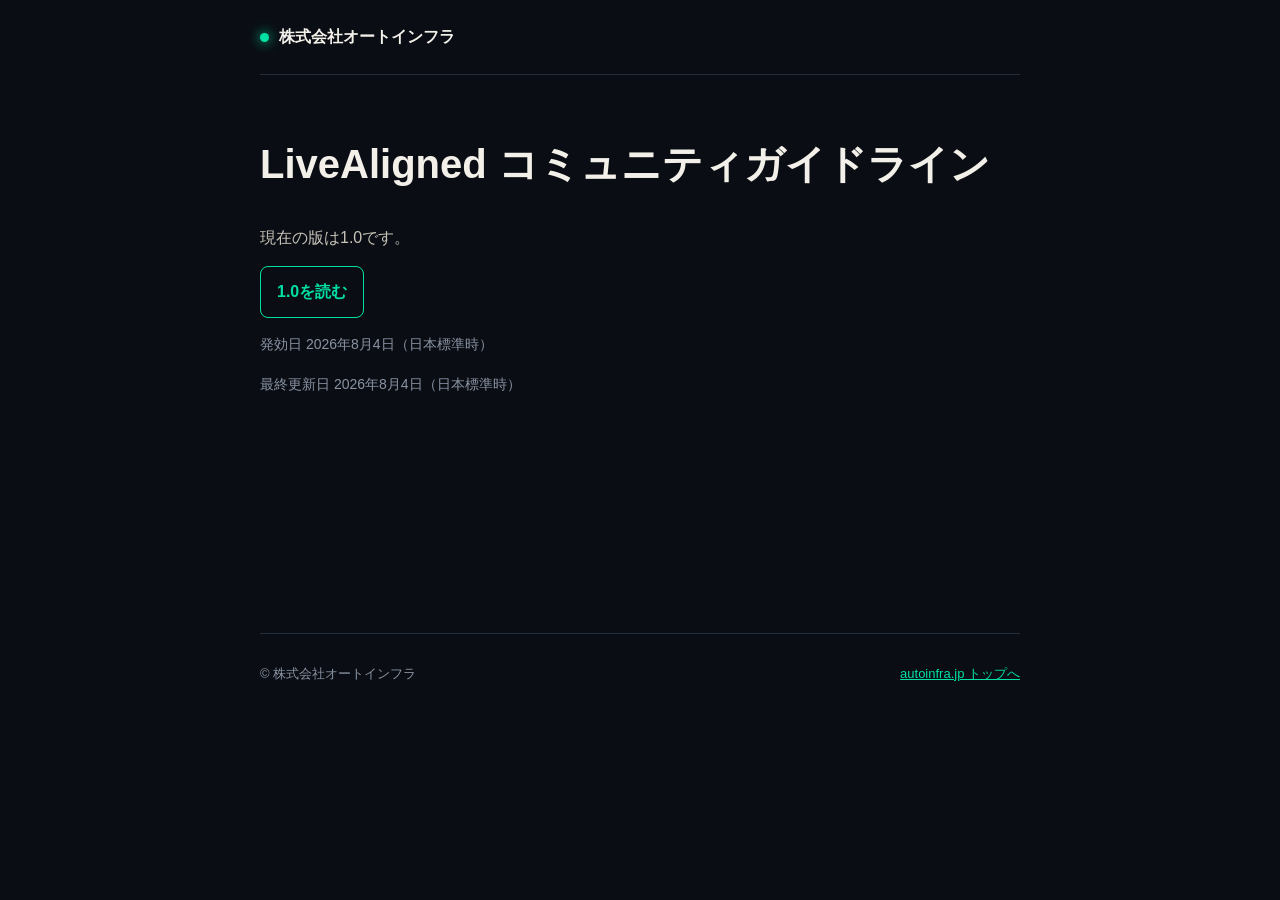
<file: community-guidelines/livealigned/index.html>
<!doctype html>
<html lang="ja">
<head>
  <meta charset="utf-8">
  <meta name="viewport" content="width=device-width, initial-scale=1">
  <title>LiveAligned コミュニティガイドライン | 株式会社オートインフラ</title>
  <meta name="description" content="LiveAlignedコミュニティガイドラインの最新版を案内します。">
  <meta name="robots" content="index,follow">
  <meta name="theme-color" content="#0a0e14">
  <link rel="canonical" href="https://autoinfra.jp/community-guidelines/livealigned/">
  <link rel="stylesheet" href="/assets/legal.css">
</head>
<body>
  <header class="site-header">
    <a class="brand" href="/"><span aria-hidden="true"></span>株式会社オートインフラ</a>
  </header>
  <main class="document latest-index">
    <h1>LiveAligned コミュニティガイドライン</h1>
    <p>現在の版は1.0です。</p>
    <p><a class="version-link" href="/community-guidelines/livealigned/1.0/">1.0を読む</a></p>
    <p class="updated">発効日 2026年8月4日（日本標準時）</p>
    <p class="updated">最終更新日 2026年8月4日（日本標準時）</p>
  </main>
  <footer class="site-footer">
    <span>© 株式会社オートインフラ</span>
    <a href="/">autoinfra.jp トップへ</a>
  </footer>
</body>
</html>
</file>
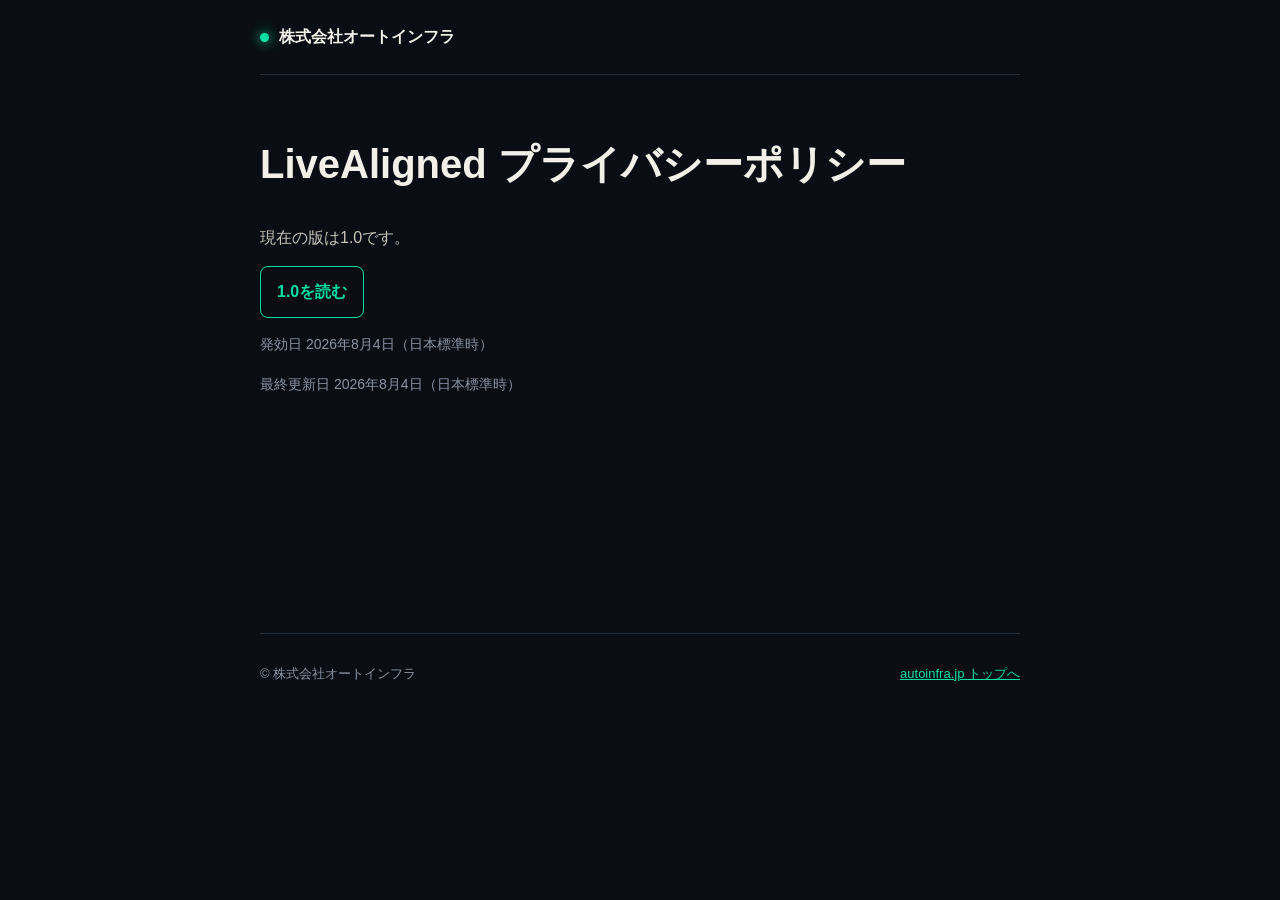
<file: privacy/livealigned/index.html>
<!doctype html>
<html lang="ja">
<head>
  <meta charset="utf-8">
  <meta name="viewport" content="width=device-width, initial-scale=1">
  <title>LiveAligned プライバシーポリシー | 株式会社オートインフラ</title>
  <meta name="description" content="LiveAlignedプライバシーポリシーの最新版を案内します。">
  <meta name="robots" content="index,follow">
  <meta name="theme-color" content="#0a0e14">
  <link rel="canonical" href="https://autoinfra.jp/privacy/livealigned/">
  <link rel="stylesheet" href="/assets/legal.css">
</head>
<body>
  <header class="site-header">
    <a class="brand" href="/"><span aria-hidden="true"></span>株式会社オートインフラ</a>
  </header>
  <main class="document latest-index">
    <h1>LiveAligned プライバシーポリシー</h1>
    <p>現在の版は1.0です。</p>
    <p><a class="version-link" href="/privacy/livealigned/1.0/">1.0を読む</a></p>
    <p class="updated">発効日 2026年8月4日（日本標準時）</p>
    <p class="updated">最終更新日 2026年8月4日（日本標準時）</p>
  </main>
  <footer class="site-footer">
    <span>© 株式会社オートインフラ</span>
    <a href="/">autoinfra.jp トップへ</a>
  </footer>
</body>
</html>
</file>
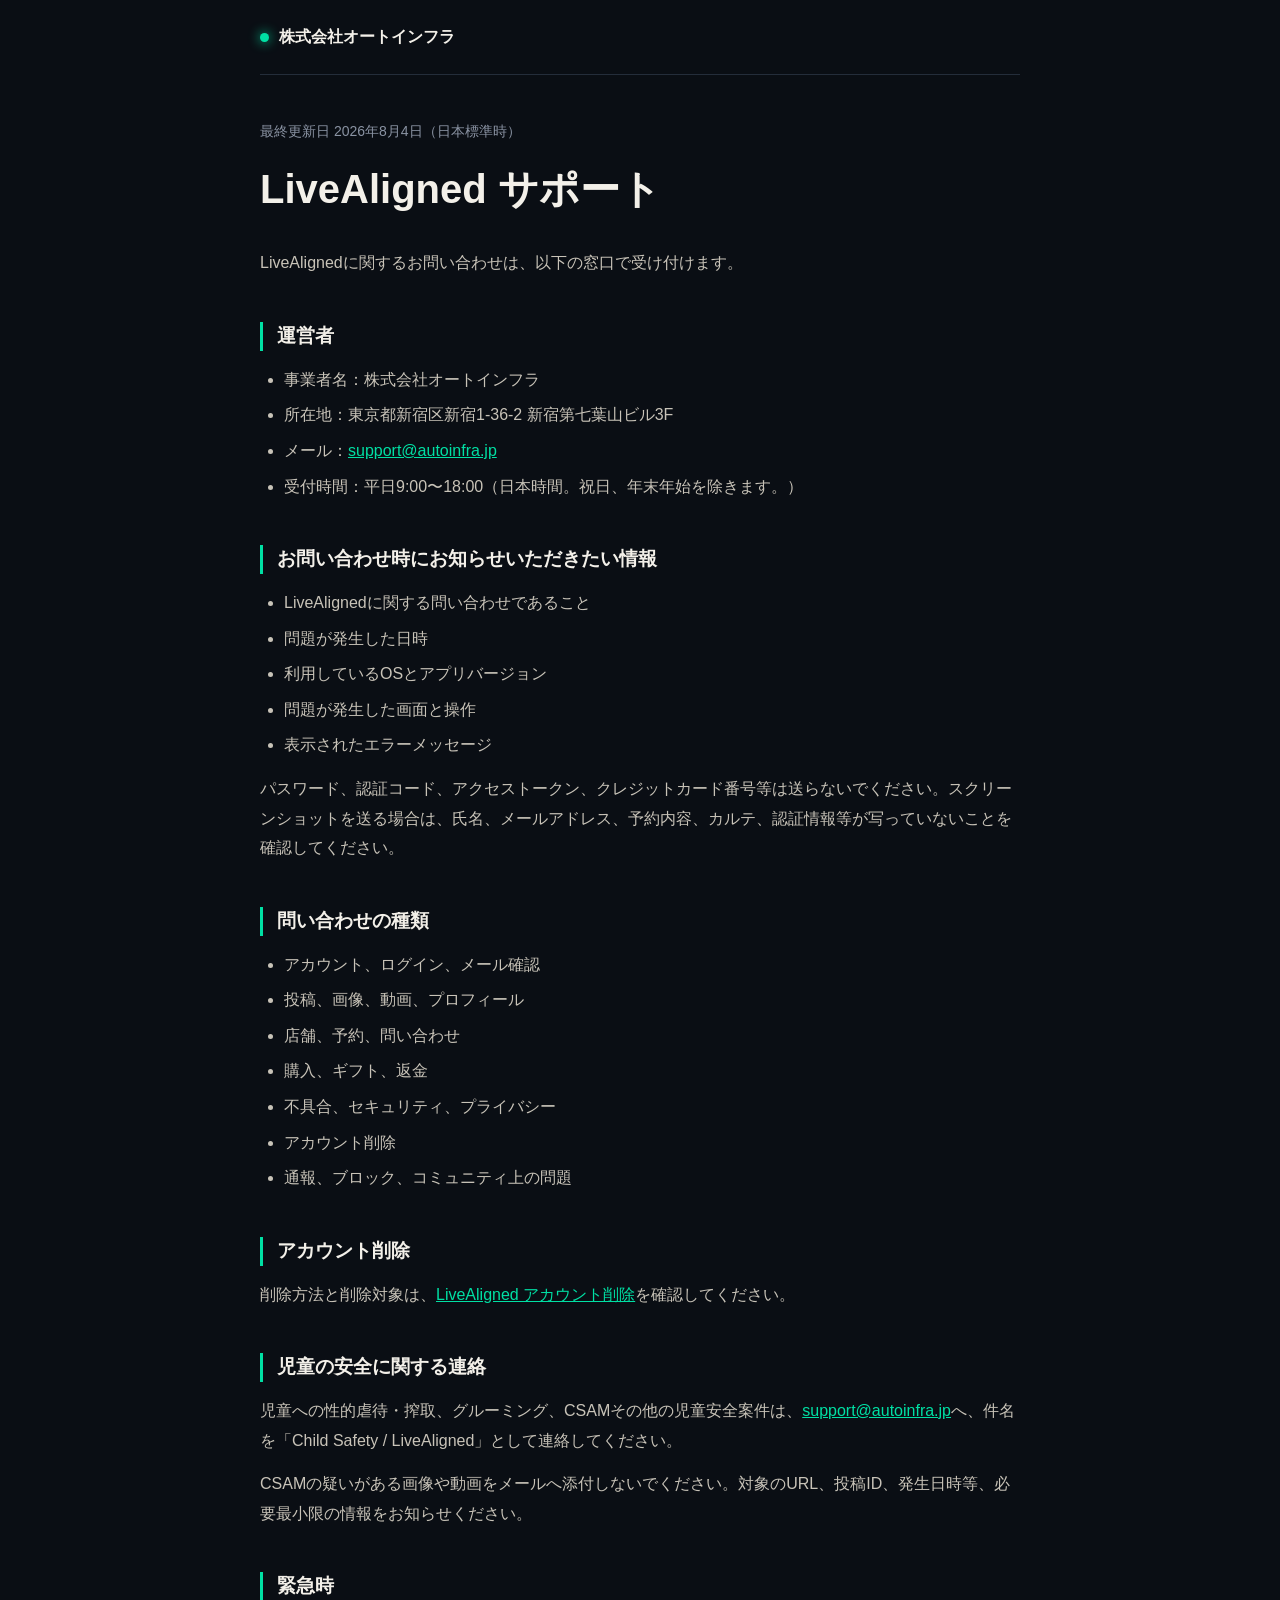
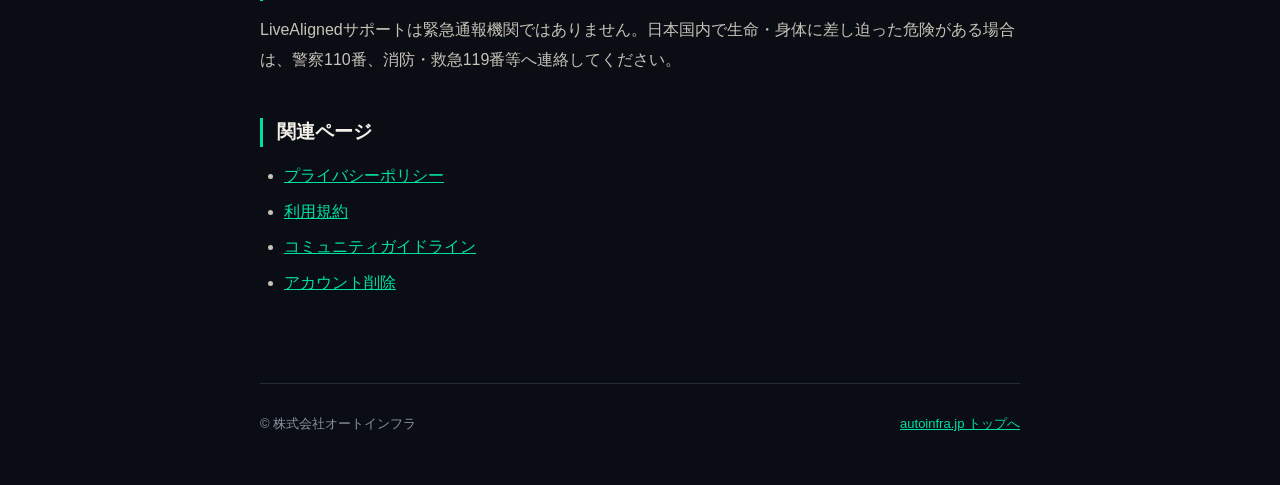
<file: support/livealigned/index.html>
<!doctype html>
<html lang="ja">
<head>
  <meta charset="utf-8">
  <meta name="viewport" content="width=device-width, initial-scale=1">
  <title>LiveAligned サポート | 株式会社オートインフラ</title>
  <meta name="description" content="LiveAlignedのサポート窓口と安全に関する連絡方法を案内します。">
  <meta name="robots" content="index,follow">
  <meta name="theme-color" content="#0a0e14">
  <link rel="canonical" href="https://autoinfra.jp/support/livealigned/">
  <link rel="stylesheet" href="/assets/legal.css">
</head>
<body>
  <header class="site-header">
    <a class="brand" href="/"><span aria-hidden="true"></span>株式会社オートインフラ</a>
  </header>
  <main class="document">
    <div class="document-meta">
      <span>最終更新日 2026年8月4日（日本標準時）</span>
    </div>
    <h1>LiveAligned サポート</h1>
    <p>LiveAlignedに関するお問い合わせは、以下の窓口で受け付けます。</p>
    <h2>運営者</h2>
    <ul>
    <li>事業者名：株式会社オートインフラ</li>
    <li>所在地：東京都新宿区新宿1-36-2 新宿第七葉山ビル3F</li>
    <li>メール：<a href="mailto:support@autoinfra.jp">support@autoinfra.jp</a></li>
    <li>受付時間：平日9:00〜18:00（日本時間。祝日、年末年始を除きます。）</li>
    </ul>
    <h2>お問い合わせ時にお知らせいただきたい情報</h2>
    <ul>
    <li>LiveAlignedに関する問い合わせであること</li>
    <li>問題が発生した日時</li>
    <li>利用しているOSとアプリバージョン</li>
    <li>問題が発生した画面と操作</li>
    <li>表示されたエラーメッセージ</li>
    </ul>
    <p>パスワード、認証コード、アクセストークン、クレジットカード番号等は送らないでください。スクリーンショットを送る場合は、氏名、メールアドレス、予約内容、カルテ、認証情報等が写っていないことを確認してください。</p>
    <h2>問い合わせの種類</h2>
    <ul>
    <li>アカウント、ログイン、メール確認</li>
    <li>投稿、画像、動画、プロフィール</li>
    <li>店舗、予約、問い合わせ</li>
    <li>購入、ギフト、返金</li>
    <li>不具合、セキュリティ、プライバシー</li>
    <li>アカウント削除</li>
    <li>通報、ブロック、コミュニティ上の問題</li>
    </ul>
    <h2>アカウント削除</h2>
    <p>削除方法と削除対象は、<a href="/account-deletion/livealigned/">LiveAligned アカウント削除</a>を確認してください。</p>
    <h2>児童の安全に関する連絡</h2>
    <p>児童への性的虐待・搾取、グルーミング、CSAMその他の児童安全案件は、<a href="mailto:support@autoinfra.jp">support@autoinfra.jp</a>へ、件名を「Child Safety / LiveAligned」として連絡してください。</p>
    <p>CSAMの疑いがある画像や動画をメールへ添付しないでください。対象のURL、投稿ID、発生日時等、必要最小限の情報をお知らせください。</p>
    <h2>緊急時</h2>
    <p>LiveAlignedサポートは緊急通報機関ではありません。日本国内で生命・身体に差し迫った危険がある場合は、警察110番、消防・救急119番等へ連絡してください。</p>
    <h2>関連ページ</h2>
    <ul>
    <li><a href="/privacy/livealigned/1.0/">プライバシーポリシー</a></li>
    <li><a href="/terms/livealigned/1.0/">利用規約</a></li>
    <li><a href="/community-guidelines/livealigned/1.0/">コミュニティガイドライン</a></li>
    <li><a href="/account-deletion/livealigned/">アカウント削除</a></li>
    </ul>
  </main>
  <footer class="site-footer">
    <span>© 株式会社オートインフラ</span>
    <a href="/">autoinfra.jp トップへ</a>
  </footer>
</body>
</html>
</file>
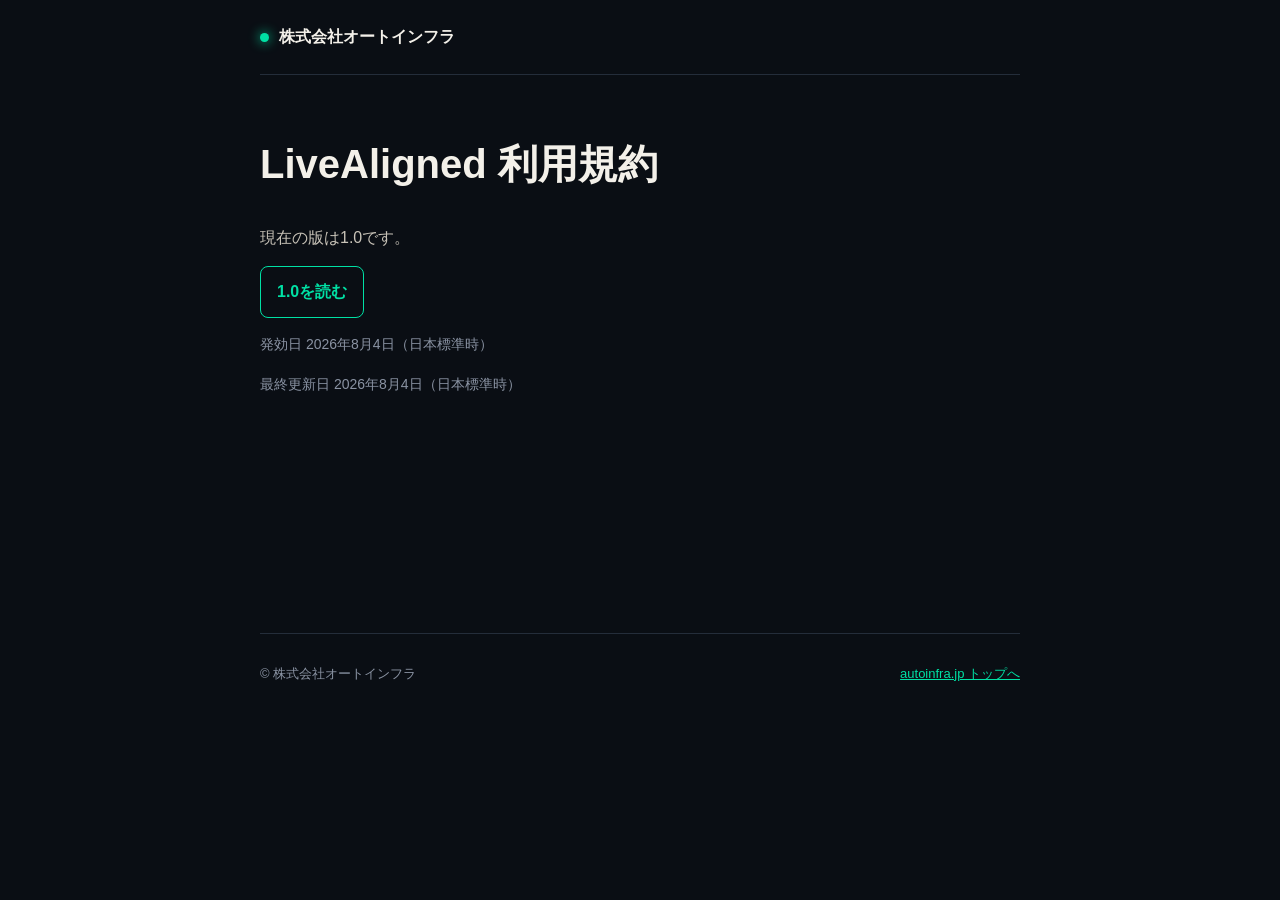
<file: terms/livealigned/index.html>
<!doctype html>
<html lang="ja">
<head>
  <meta charset="utf-8">
  <meta name="viewport" content="width=device-width, initial-scale=1">
  <title>LiveAligned 利用規約 | 株式会社オートインフラ</title>
  <meta name="description" content="LiveAligned利用規約の最新版を案内します。">
  <meta name="robots" content="index,follow">
  <meta name="theme-color" content="#0a0e14">
  <link rel="canonical" href="https://autoinfra.jp/terms/livealigned/">
  <link rel="stylesheet" href="/assets/legal.css">
</head>
<body>
  <header class="site-header">
    <a class="brand" href="/"><span aria-hidden="true"></span>株式会社オートインフラ</a>
  </header>
  <main class="document latest-index">
    <h1>LiveAligned 利用規約</h1>
    <p>現在の版は1.0です。</p>
    <p><a class="version-link" href="/terms/livealigned/1.0/">1.0を読む</a></p>
    <p class="updated">発効日 2026年8月4日（日本標準時）</p>
    <p class="updated">最終更新日 2026年8月4日（日本標準時）</p>
  </main>
  <footer class="site-footer">
    <span>© 株式会社オートインフラ</span>
    <a href="/">autoinfra.jp トップへ</a>
  </footer>
</body>
</html>
</file>
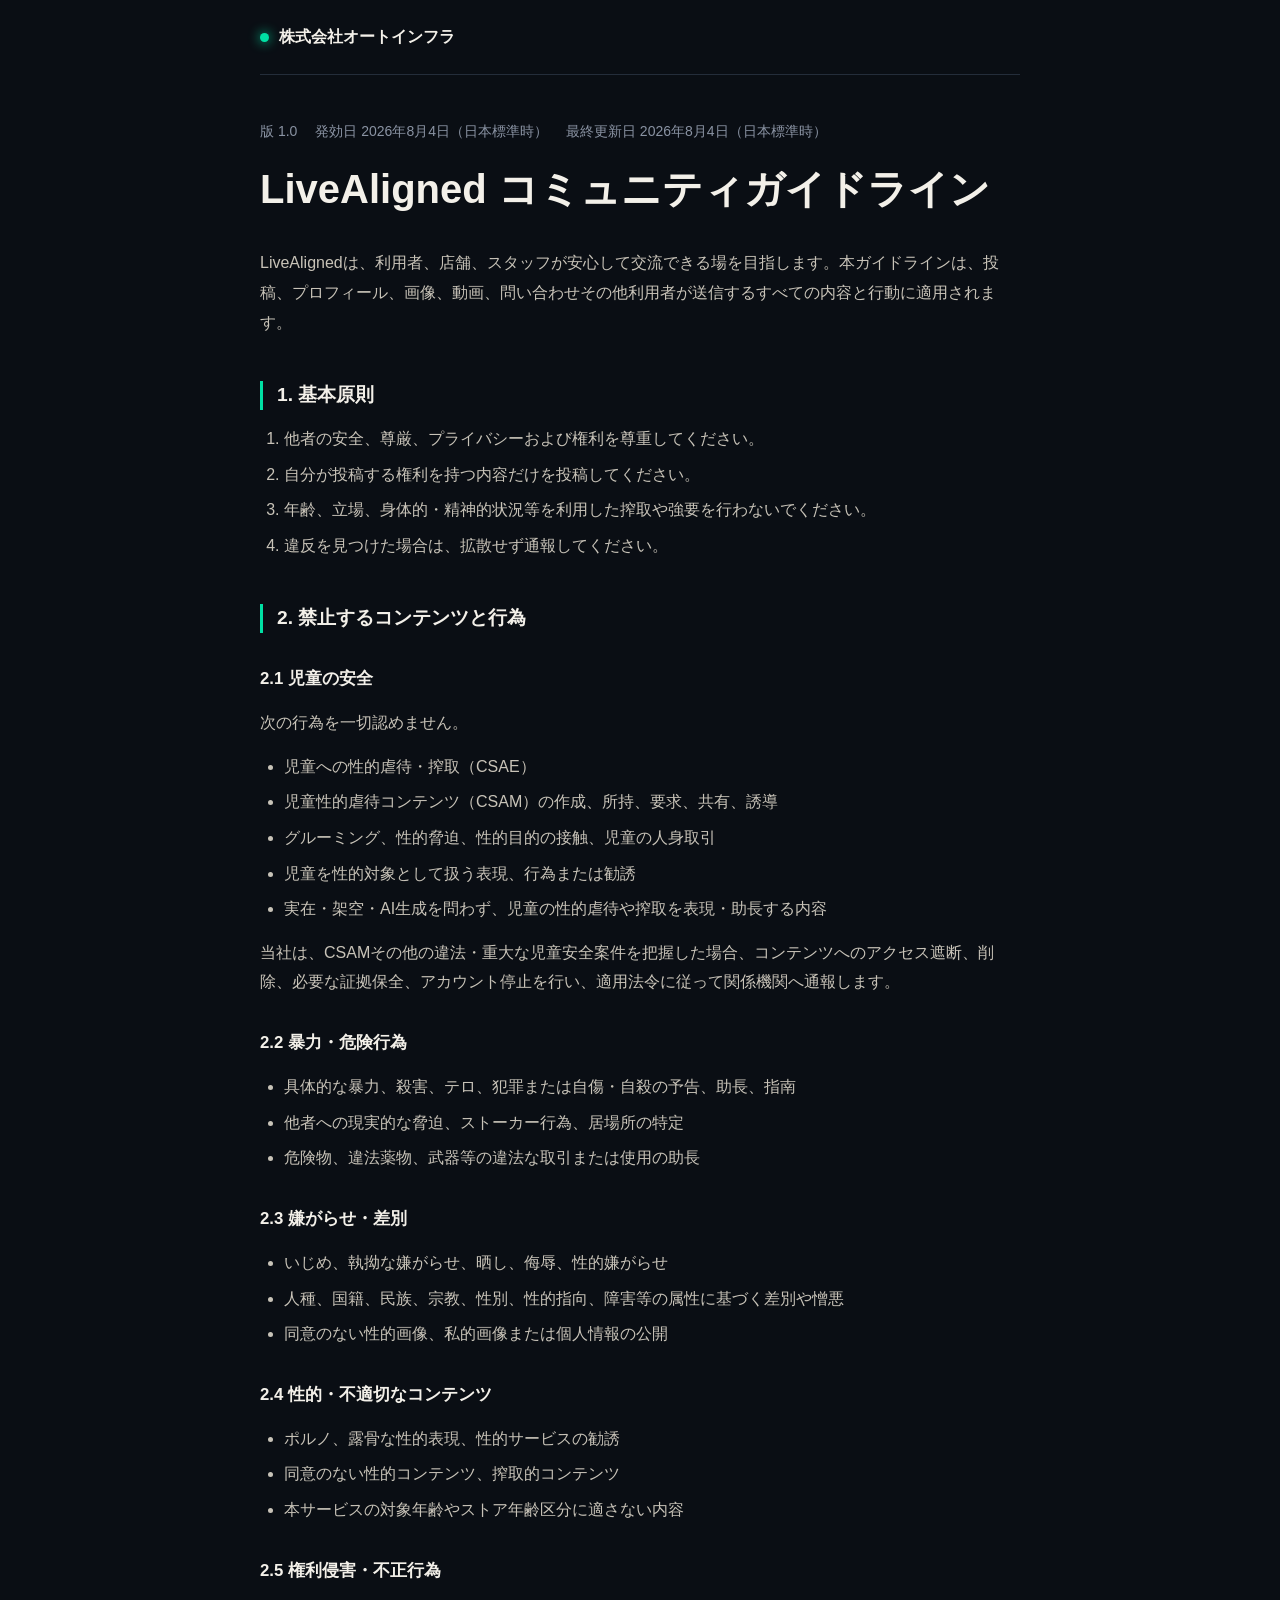
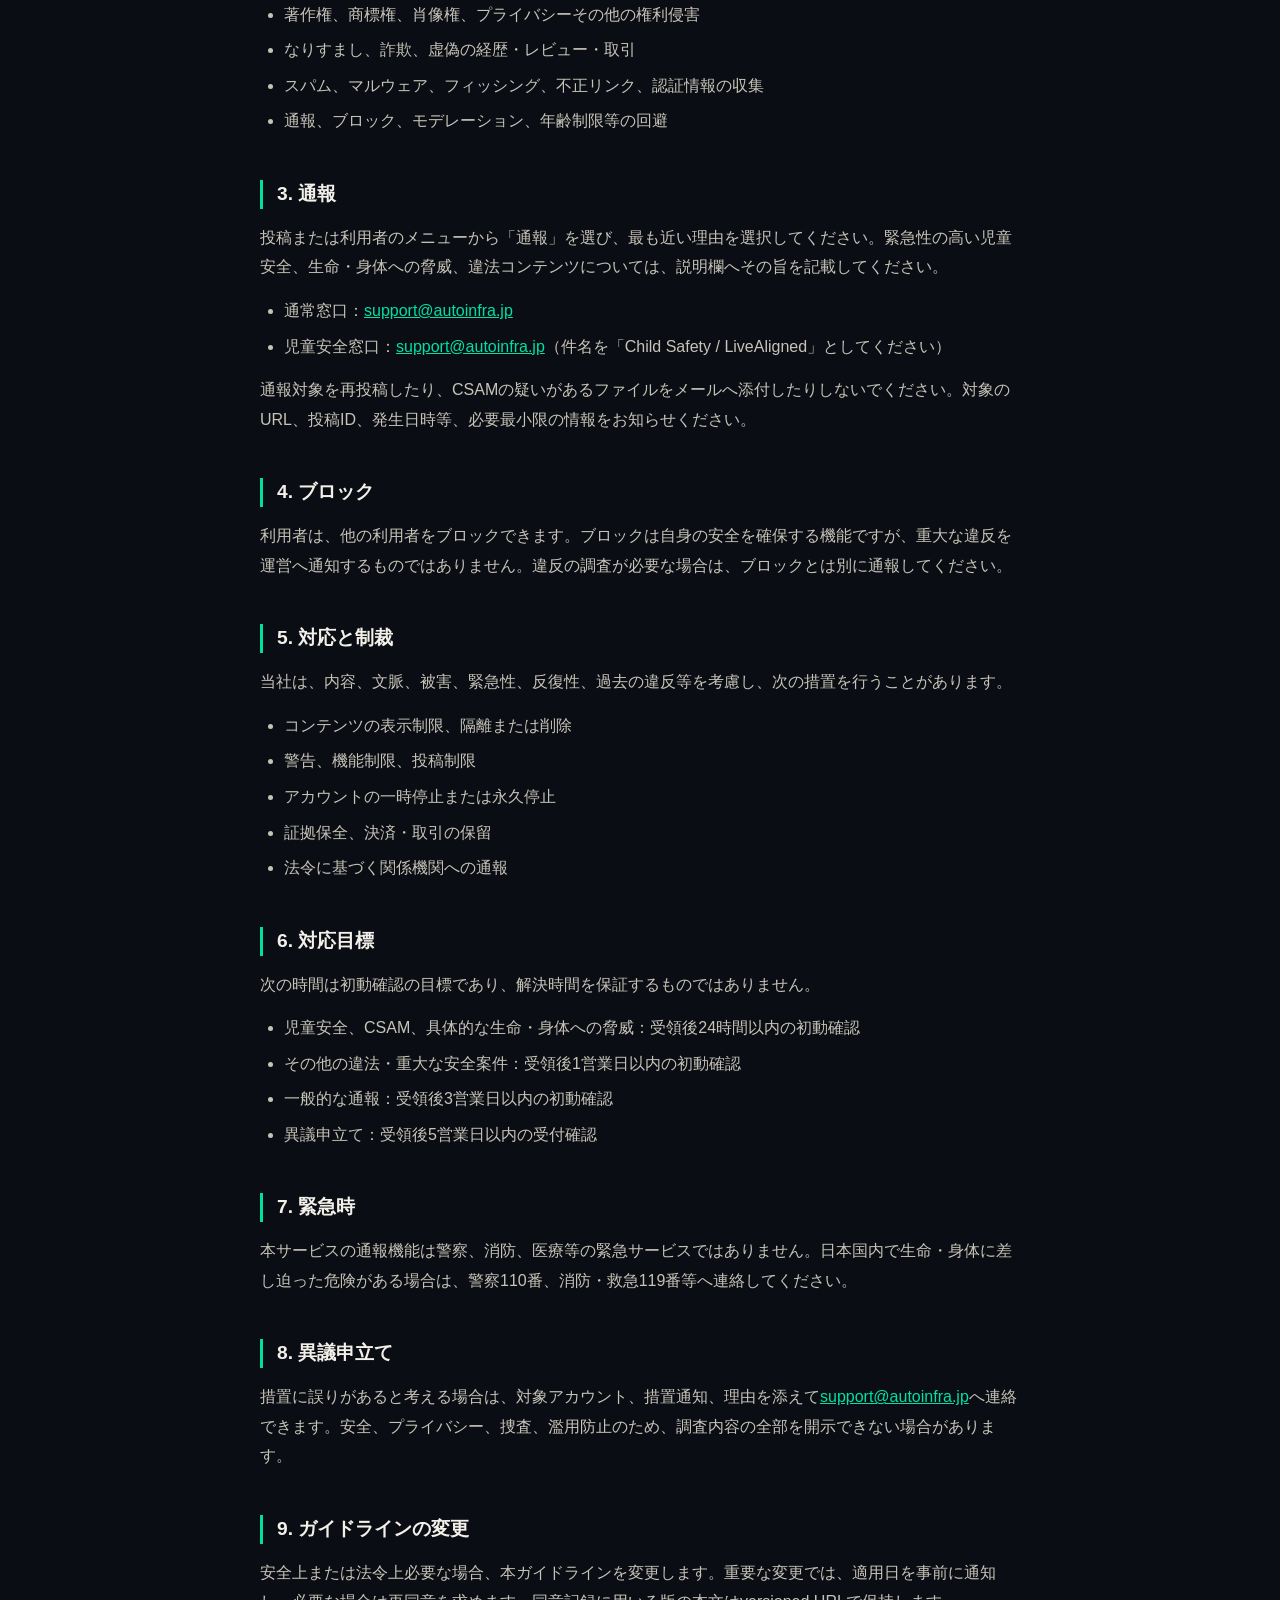
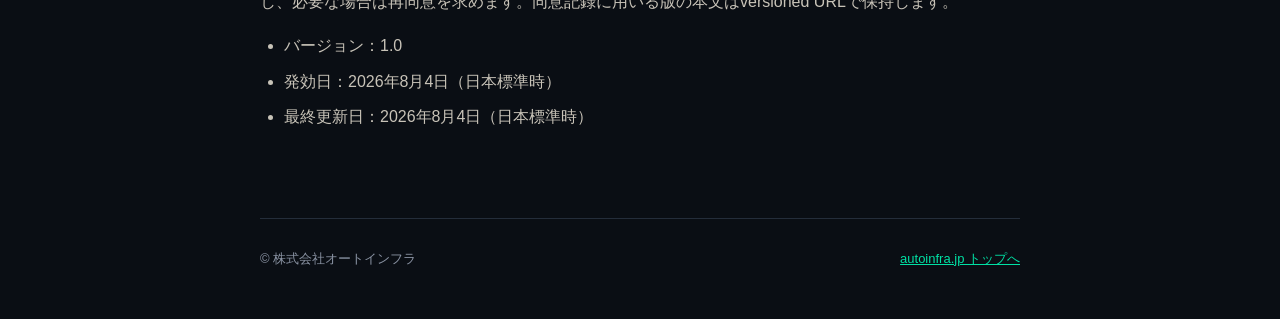
<file: community-guidelines/livealigned/1.0/index.html>
<!doctype html>
<html lang="ja">
<head>
  <meta charset="utf-8">
  <meta name="viewport" content="width=device-width, initial-scale=1">
  <title>LiveAligned コミュニティガイドライン | 株式会社オートインフラ</title>
  <meta name="description" content="LiveAlignedのコミュニティ基準、児童安全、通報およびブロックについて説明します。">
  <meta name="robots" content="index,follow">
  <meta name="theme-color" content="#0a0e14">
  <link rel="canonical" href="https://autoinfra.jp/community-guidelines/livealigned/1.0/">
  <link rel="stylesheet" href="/assets/legal.css">
</head>
<body>
  <header class="site-header">
    <a class="brand" href="/"><span aria-hidden="true"></span>株式会社オートインフラ</a>
  </header>
  <main class="document">
    <div class="document-meta">
      <span>版 1.0</span>
      <span>発効日 2026年8月4日（日本標準時）</span>
      <span>最終更新日 2026年8月4日（日本標準時）</span>
    </div>
    <h1>LiveAligned コミュニティガイドライン</h1>
    <p>LiveAlignedは、利用者、店舗、スタッフが安心して交流できる場を目指します。本ガイドラインは、投稿、プロフィール、画像、動画、問い合わせその他利用者が送信するすべての内容と行動に適用されます。</p>
    <h2>1. 基本原則</h2>
    <ol>
    <li>他者の安全、尊厳、プライバシーおよび権利を尊重してください。</li>
    <li>自分が投稿する権利を持つ内容だけを投稿してください。</li>
    <li>年齢、立場、身体的・精神的状況等を利用した搾取や強要を行わないでください。</li>
    <li>違反を見つけた場合は、拡散せず通報してください。</li>
    </ol>
    <h2>2. 禁止するコンテンツと行為</h2>
    <h3>2.1 児童の安全</h3>
    <p>次の行為を一切認めません。</p>
    <ul>
    <li>児童への性的虐待・搾取（CSAE）</li>
    <li>児童性的虐待コンテンツ（CSAM）の作成、所持、要求、共有、誘導</li>
    <li>グルーミング、性的脅迫、性的目的の接触、児童の人身取引</li>
    <li>児童を性的対象として扱う表現、行為または勧誘</li>
    <li>実在・架空・AI生成を問わず、児童の性的虐待や搾取を表現・助長する内容</li>
    </ul>
    <p>当社は、CSAMその他の違法・重大な児童安全案件を把握した場合、コンテンツへのアクセス遮断、削除、必要な証拠保全、アカウント停止を行い、適用法令に従って関係機関へ通報します。</p>
    <h3>2.2 暴力・危険行為</h3>
    <ul>
    <li>具体的な暴力、殺害、テロ、犯罪または自傷・自殺の予告、助長、指南</li>
    <li>他者への現実的な脅迫、ストーカー行為、居場所の特定</li>
    <li>危険物、違法薬物、武器等の違法な取引または使用の助長</li>
    </ul>
    <h3>2.3 嫌がらせ・差別</h3>
    <ul>
    <li>いじめ、執拗な嫌がらせ、晒し、侮辱、性的嫌がらせ</li>
    <li>人種、国籍、民族、宗教、性別、性的指向、障害等の属性に基づく差別や憎悪</li>
    <li>同意のない性的画像、私的画像または個人情報の公開</li>
    </ul>
    <h3>2.4 性的・不適切なコンテンツ</h3>
    <ul>
    <li>ポルノ、露骨な性的表現、性的サービスの勧誘</li>
    <li>同意のない性的コンテンツ、搾取的コンテンツ</li>
    <li>本サービスの対象年齢やストア年齢区分に適さない内容</li>
    </ul>
    <h3>2.5 権利侵害・不正行為</h3>
    <ul>
    <li>著作権、商標権、肖像権、プライバシーその他の権利侵害</li>
    <li>なりすまし、詐欺、虚偽の経歴・レビュー・取引</li>
    <li>スパム、マルウェア、フィッシング、不正リンク、認証情報の収集</li>
    <li>通報、ブロック、モデレーション、年齢制限等の回避</li>
    </ul>
    <h2>3. 通報</h2>
    <p>投稿または利用者のメニューから「通報」を選び、最も近い理由を選択してください。緊急性の高い児童安全、生命・身体への脅威、違法コンテンツについては、説明欄へその旨を記載してください。</p>
    <ul>
    <li>通常窓口：<a href="mailto:support@autoinfra.jp">support@autoinfra.jp</a></li>
    <li>児童安全窓口：<a href="mailto:support@autoinfra.jp">support@autoinfra.jp</a>（件名を「Child Safety / LiveAligned」としてください）</li>
    </ul>
    <p>通報対象を再投稿したり、CSAMの疑いがあるファイルをメールへ添付したりしないでください。対象のURL、投稿ID、発生日時等、必要最小限の情報をお知らせください。</p>
    <h2>4. ブロック</h2>
    <p>利用者は、他の利用者をブロックできます。ブロックは自身の安全を確保する機能ですが、重大な違反を運営へ通知するものではありません。違反の調査が必要な場合は、ブロックとは別に通報してください。</p>
    <h2>5. 対応と制裁</h2>
    <p>当社は、内容、文脈、被害、緊急性、反復性、過去の違反等を考慮し、次の措置を行うことがあります。</p>
    <ul>
    <li>コンテンツの表示制限、隔離または削除</li>
    <li>警告、機能制限、投稿制限</li>
    <li>アカウントの一時停止または永久停止</li>
    <li>証拠保全、決済・取引の保留</li>
    <li>法令に基づく関係機関への通報</li>
    </ul>
    <h2>6. 対応目標</h2>
    <p>次の時間は初動確認の目標であり、解決時間を保証するものではありません。</p>
    <ul>
    <li>児童安全、CSAM、具体的な生命・身体への脅威：受領後24時間以内の初動確認</li>
    <li>その他の違法・重大な安全案件：受領後1営業日以内の初動確認</li>
    <li>一般的な通報：受領後3営業日以内の初動確認</li>
    <li>異議申立て：受領後5営業日以内の受付確認</li>
    </ul>
    <h2>7. 緊急時</h2>
    <p>本サービスの通報機能は警察、消防、医療等の緊急サービスではありません。日本国内で生命・身体に差し迫った危険がある場合は、警察110番、消防・救急119番等へ連絡してください。</p>
    <h2>8. 異議申立て</h2>
    <p>措置に誤りがあると考える場合は、対象アカウント、措置通知、理由を添えて<a href="mailto:support@autoinfra.jp">support@autoinfra.jp</a>へ連絡できます。安全、プライバシー、捜査、濫用防止のため、調査内容の全部を開示できない場合があります。</p>
    <h2>9. ガイドラインの変更</h2>
    <p>安全上または法令上必要な場合、本ガイドラインを変更します。重要な変更では、適用日を事前に通知し、必要な場合は再同意を求めます。同意記録に用いる版の本文はversioned URLで保持します。</p>
    <ul>
    <li>バージョン：1.0</li>
    <li>発効日：2026年8月4日（日本標準時）</li>
    <li>最終更新日：2026年8月4日（日本標準時）</li>
    </ul>
  </main>
  <footer class="site-footer">
    <span>© 株式会社オートインフラ</span>
    <a href="/">autoinfra.jp トップへ</a>
  </footer>
</body>
</html>
</file>
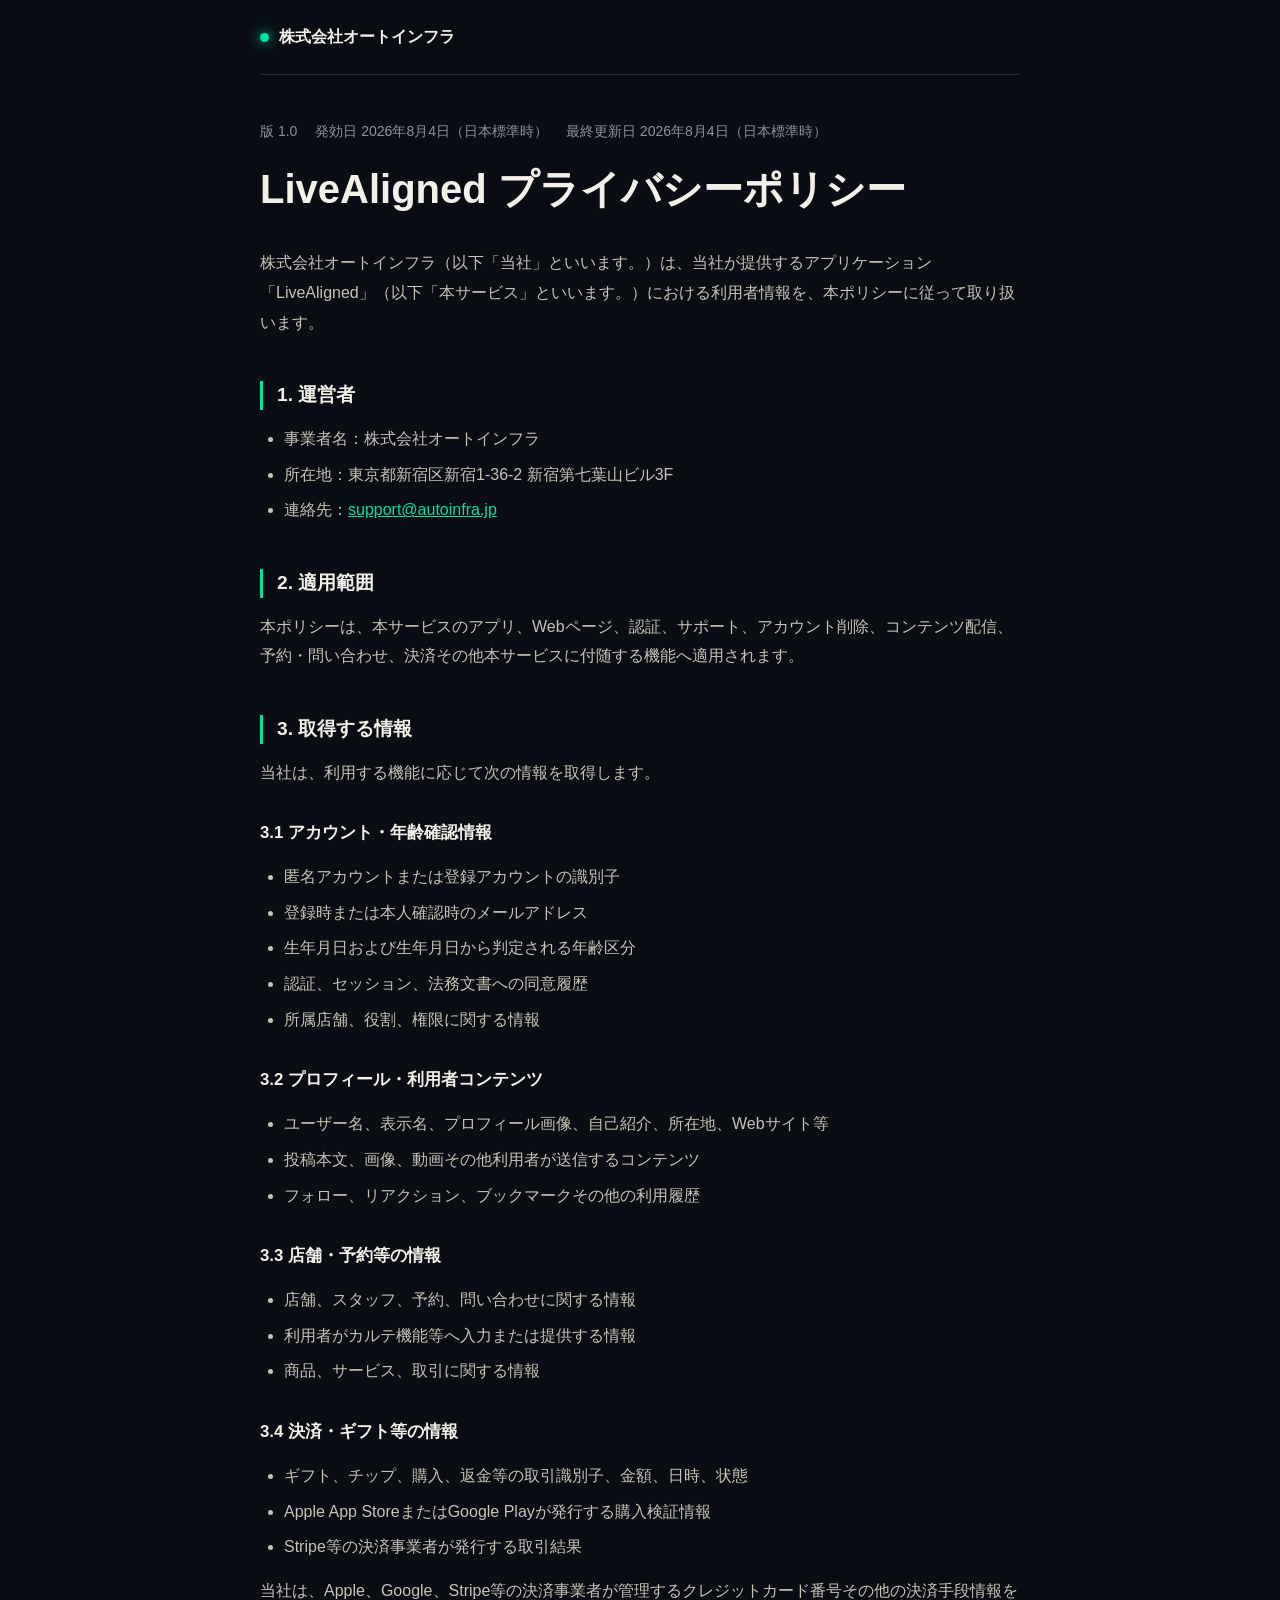
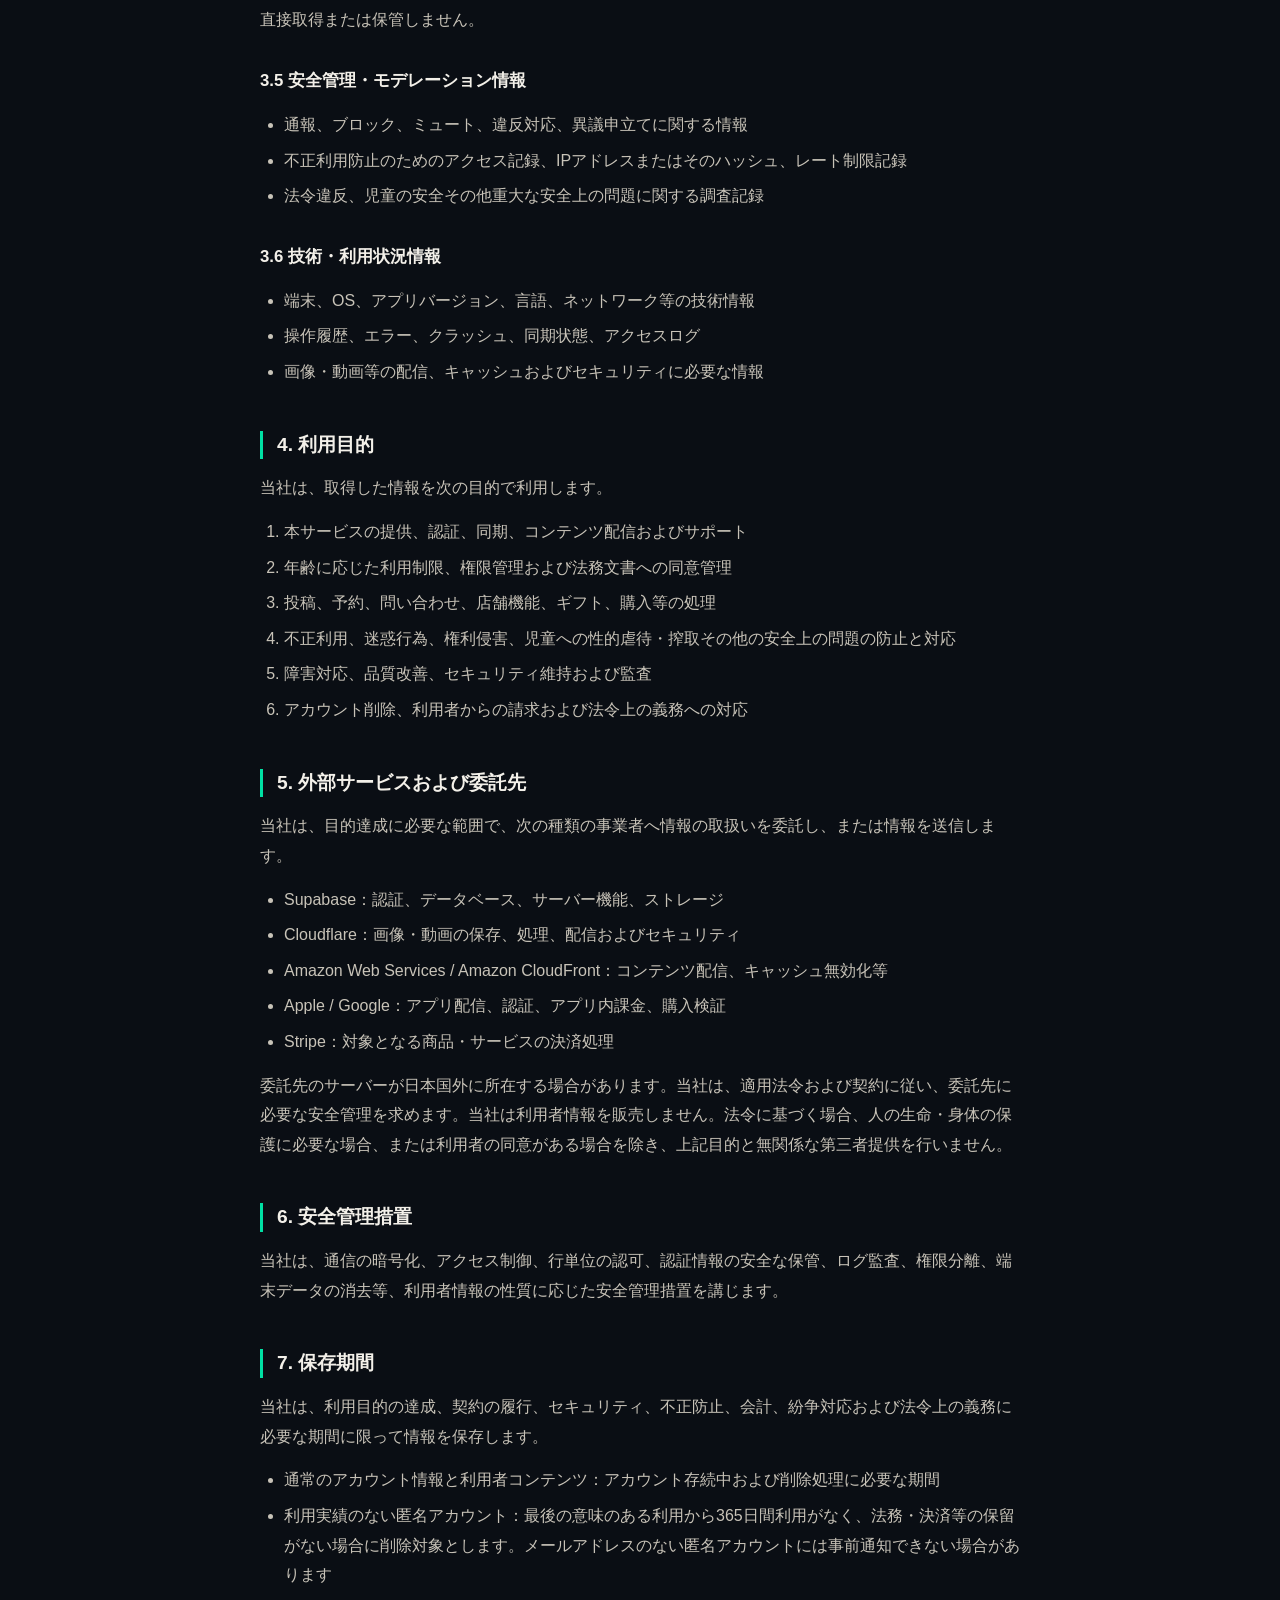
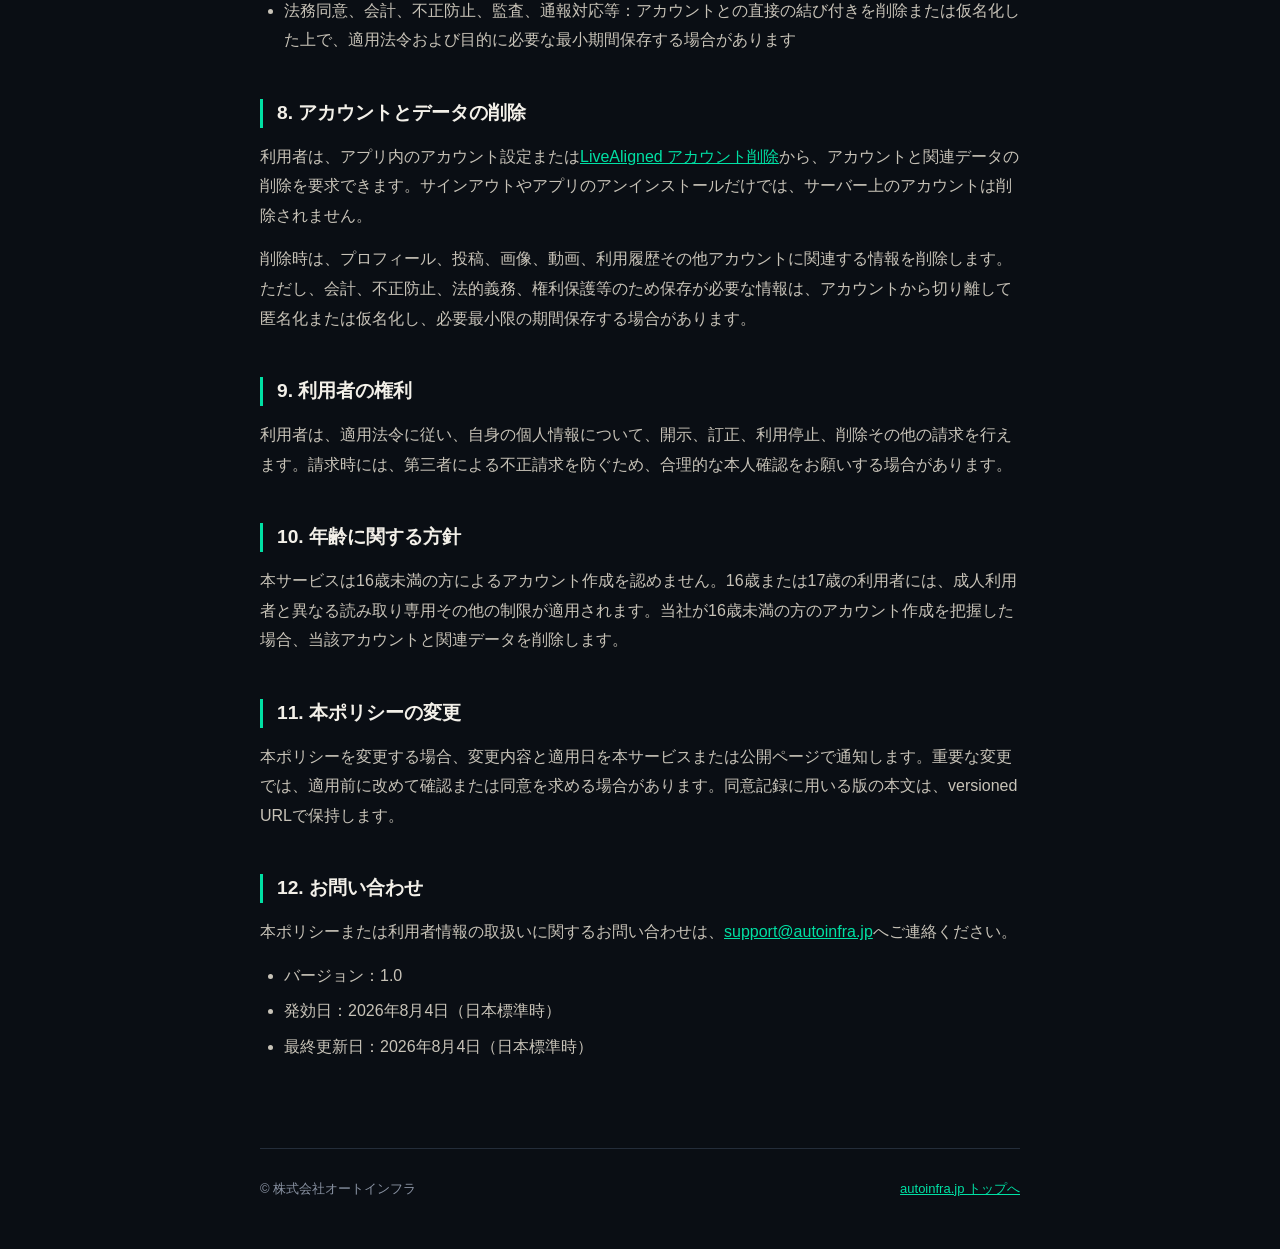
<file: privacy/livealigned/1.0/index.html>
<!doctype html>
<html lang="ja">
<head>
  <meta charset="utf-8">
  <meta name="viewport" content="width=device-width, initial-scale=1">
  <title>LiveAligned プライバシーポリシー | 株式会社オートインフラ</title>
  <meta name="description" content="LiveAlignedにおける利用者情報の取扱いを定めたプライバシーポリシーです。">
  <meta name="robots" content="index,follow">
  <meta name="theme-color" content="#0a0e14">
  <link rel="canonical" href="https://autoinfra.jp/privacy/livealigned/1.0/">
  <link rel="stylesheet" href="/assets/legal.css">
</head>
<body>
  <header class="site-header">
    <a class="brand" href="/"><span aria-hidden="true"></span>株式会社オートインフラ</a>
  </header>
  <main class="document">
    <div class="document-meta">
      <span>版 1.0</span>
      <span>発効日 2026年8月4日（日本標準時）</span>
      <span>最終更新日 2026年8月4日（日本標準時）</span>
    </div>
    <h1>LiveAligned プライバシーポリシー</h1>
    <p>株式会社オートインフラ（以下「当社」といいます。）は、当社が提供するアプリケーション「LiveAligned」（以下「本サービス」といいます。）における利用者情報を、本ポリシーに従って取り扱います。</p>
    <h2>1. 運営者</h2>
    <ul>
    <li>事業者名：株式会社オートインフラ</li>
    <li>所在地：東京都新宿区新宿1-36-2 新宿第七葉山ビル3F</li>
    <li>連絡先：<a href="mailto:support@autoinfra.jp">support@autoinfra.jp</a></li>
    </ul>
    <h2>2. 適用範囲</h2>
    <p>本ポリシーは、本サービスのアプリ、Webページ、認証、サポート、アカウント削除、コンテンツ配信、予約・問い合わせ、決済その他本サービスに付随する機能へ適用されます。</p>
    <h2>3. 取得する情報</h2>
    <p>当社は、利用する機能に応じて次の情報を取得します。</p>
    <h3>3.1 アカウント・年齢確認情報</h3>
    <ul>
    <li>匿名アカウントまたは登録アカウントの識別子</li>
    <li>登録時または本人確認時のメールアドレス</li>
    <li>生年月日および生年月日から判定される年齢区分</li>
    <li>認証、セッション、法務文書への同意履歴</li>
    <li>所属店舗、役割、権限に関する情報</li>
    </ul>
    <h3>3.2 プロフィール・利用者コンテンツ</h3>
    <ul>
    <li>ユーザー名、表示名、プロフィール画像、自己紹介、所在地、Webサイト等</li>
    <li>投稿本文、画像、動画その他利用者が送信するコンテンツ</li>
    <li>フォロー、リアクション、ブックマークその他の利用履歴</li>
    </ul>
    <h3>3.3 店舗・予約等の情報</h3>
    <ul>
    <li>店舗、スタッフ、予約、問い合わせに関する情報</li>
    <li>利用者がカルテ機能等へ入力または提供する情報</li>
    <li>商品、サービス、取引に関する情報</li>
    </ul>
    <h3>3.4 決済・ギフト等の情報</h3>
    <ul>
    <li>ギフト、チップ、購入、返金等の取引識別子、金額、日時、状態</li>
    <li>Apple App StoreまたはGoogle Playが発行する購入検証情報</li>
    <li>Stripe等の決済事業者が発行する取引結果</li>
    </ul>
    <p>当社は、Apple、Google、Stripe等の決済事業者が管理するクレジットカード番号その他の決済手段情報を直接取得または保管しません。</p>
    <h3>3.5 安全管理・モデレーション情報</h3>
    <ul>
    <li>通報、ブロック、ミュート、違反対応、異議申立てに関する情報</li>
    <li>不正利用防止のためのアクセス記録、IPアドレスまたはそのハッシュ、レート制限記録</li>
    <li>法令違反、児童の安全その他重大な安全上の問題に関する調査記録</li>
    </ul>
    <h3>3.6 技術・利用状況情報</h3>
    <ul>
    <li>端末、OS、アプリバージョン、言語、ネットワーク等の技術情報</li>
    <li>操作履歴、エラー、クラッシュ、同期状態、アクセスログ</li>
    <li>画像・動画等の配信、キャッシュおよびセキュリティに必要な情報</li>
    </ul>
    <h2>4. 利用目的</h2>
    <p>当社は、取得した情報を次の目的で利用します。</p>
    <ol>
    <li>本サービスの提供、認証、同期、コンテンツ配信およびサポート</li>
    <li>年齢に応じた利用制限、権限管理および法務文書への同意管理</li>
    <li>投稿、予約、問い合わせ、店舗機能、ギフト、購入等の処理</li>
    <li>不正利用、迷惑行為、権利侵害、児童への性的虐待・搾取その他の安全上の問題の防止と対応</li>
    <li>障害対応、品質改善、セキュリティ維持および監査</li>
    <li>アカウント削除、利用者からの請求および法令上の義務への対応</li>
    </ol>
    <h2>5. 外部サービスおよび委託先</h2>
    <p>当社は、目的達成に必要な範囲で、次の種類の事業者へ情報の取扱いを委託し、または情報を送信します。</p>
    <ul>
    <li>Supabase：認証、データベース、サーバー機能、ストレージ</li>
    <li>Cloudflare：画像・動画の保存、処理、配信およびセキュリティ</li>
    <li>Amazon Web Services / Amazon CloudFront：コンテンツ配信、キャッシュ無効化等</li>
    <li>Apple / Google：アプリ配信、認証、アプリ内課金、購入検証</li>
    <li>Stripe：対象となる商品・サービスの決済処理</li>
    </ul>
    <p>委託先のサーバーが日本国外に所在する場合があります。当社は、適用法令および契約に従い、委託先に必要な安全管理を求めます。当社は利用者情報を販売しません。法令に基づく場合、人の生命・身体の保護に必要な場合、または利用者の同意がある場合を除き、上記目的と無関係な第三者提供を行いません。</p>
    <h2>6. 安全管理措置</h2>
    <p>当社は、通信の暗号化、アクセス制御、行単位の認可、認証情報の安全な保管、ログ監査、権限分離、端末データの消去等、利用者情報の性質に応じた安全管理措置を講じます。</p>
    <h2>7. 保存期間</h2>
    <p>当社は、利用目的の達成、契約の履行、セキュリティ、不正防止、会計、紛争対応および法令上の義務に必要な期間に限って情報を保存します。</p>
    <ul>
    <li>通常のアカウント情報と利用者コンテンツ：アカウント存続中および削除処理に必要な期間</li>
    <li>利用実績のない匿名アカウント：最後の意味のある利用から365日間利用がなく、法務・決済等の保留がない場合に削除対象とします。メールアドレスのない匿名アカウントには事前通知できない場合があります</li>
    <li>法務同意、会計、不正防止、監査、通報対応等：アカウントとの直接の結び付きを削除または仮名化した上で、適用法令および目的に必要な最小期間保存する場合があります</li>
    </ul>
    <h2>8. アカウントとデータの削除</h2>
    <p>利用者は、アプリ内のアカウント設定または<a href="/account-deletion/livealigned/">LiveAligned アカウント削除</a>から、アカウントと関連データの削除を要求できます。サインアウトやアプリのアンインストールだけでは、サーバー上のアカウントは削除されません。</p>
    <p>削除時は、プロフィール、投稿、画像、動画、利用履歴その他アカウントに関連する情報を削除します。ただし、会計、不正防止、法的義務、権利保護等のため保存が必要な情報は、アカウントから切り離して匿名化または仮名化し、必要最小限の期間保存する場合があります。</p>
    <h2>9. 利用者の権利</h2>
    <p>利用者は、適用法令に従い、自身の個人情報について、開示、訂正、利用停止、削除その他の請求を行えます。請求時には、第三者による不正請求を防ぐため、合理的な本人確認をお願いする場合があります。</p>
    <h2>10. 年齢に関する方針</h2>
    <p>本サービスは16歳未満の方によるアカウント作成を認めません。16歳または17歳の利用者には、成人利用者と異なる読み取り専用その他の制限が適用されます。当社が16歳未満の方のアカウント作成を把握した場合、当該アカウントと関連データを削除します。</p>
    <h2>11. 本ポリシーの変更</h2>
    <p>本ポリシーを変更する場合、変更内容と適用日を本サービスまたは公開ページで通知します。重要な変更では、適用前に改めて確認または同意を求める場合があります。同意記録に用いる版の本文は、versioned URLで保持します。</p>
    <h2>12. お問い合わせ</h2>
    <p>本ポリシーまたは利用者情報の取扱いに関するお問い合わせは、<a href="mailto:support@autoinfra.jp">support@autoinfra.jp</a>へご連絡ください。</p>
    <ul>
    <li>バージョン：1.0</li>
    <li>発効日：2026年8月4日（日本標準時）</li>
    <li>最終更新日：2026年8月4日（日本標準時）</li>
    </ul>
  </main>
  <footer class="site-footer">
    <span>© 株式会社オートインフラ</span>
    <a href="/">autoinfra.jp トップへ</a>
  </footer>
</body>
</html>
</file>
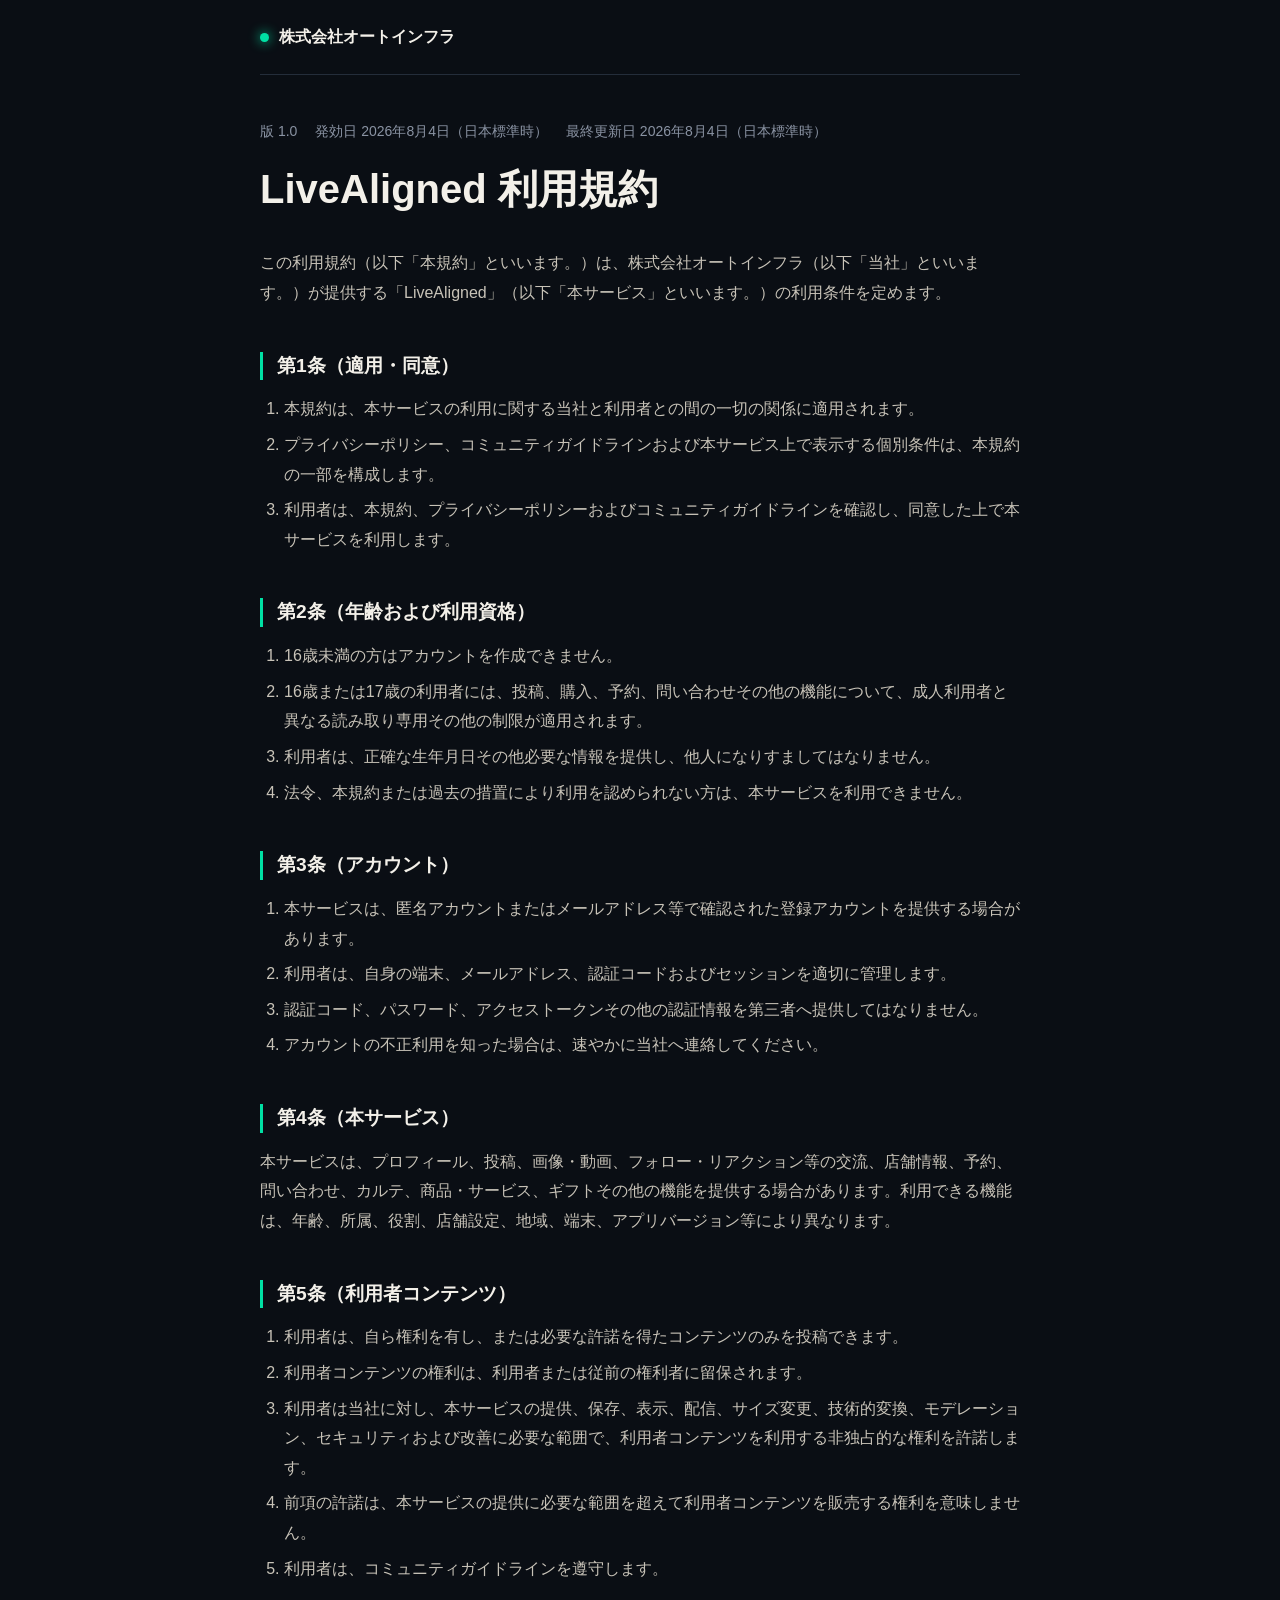
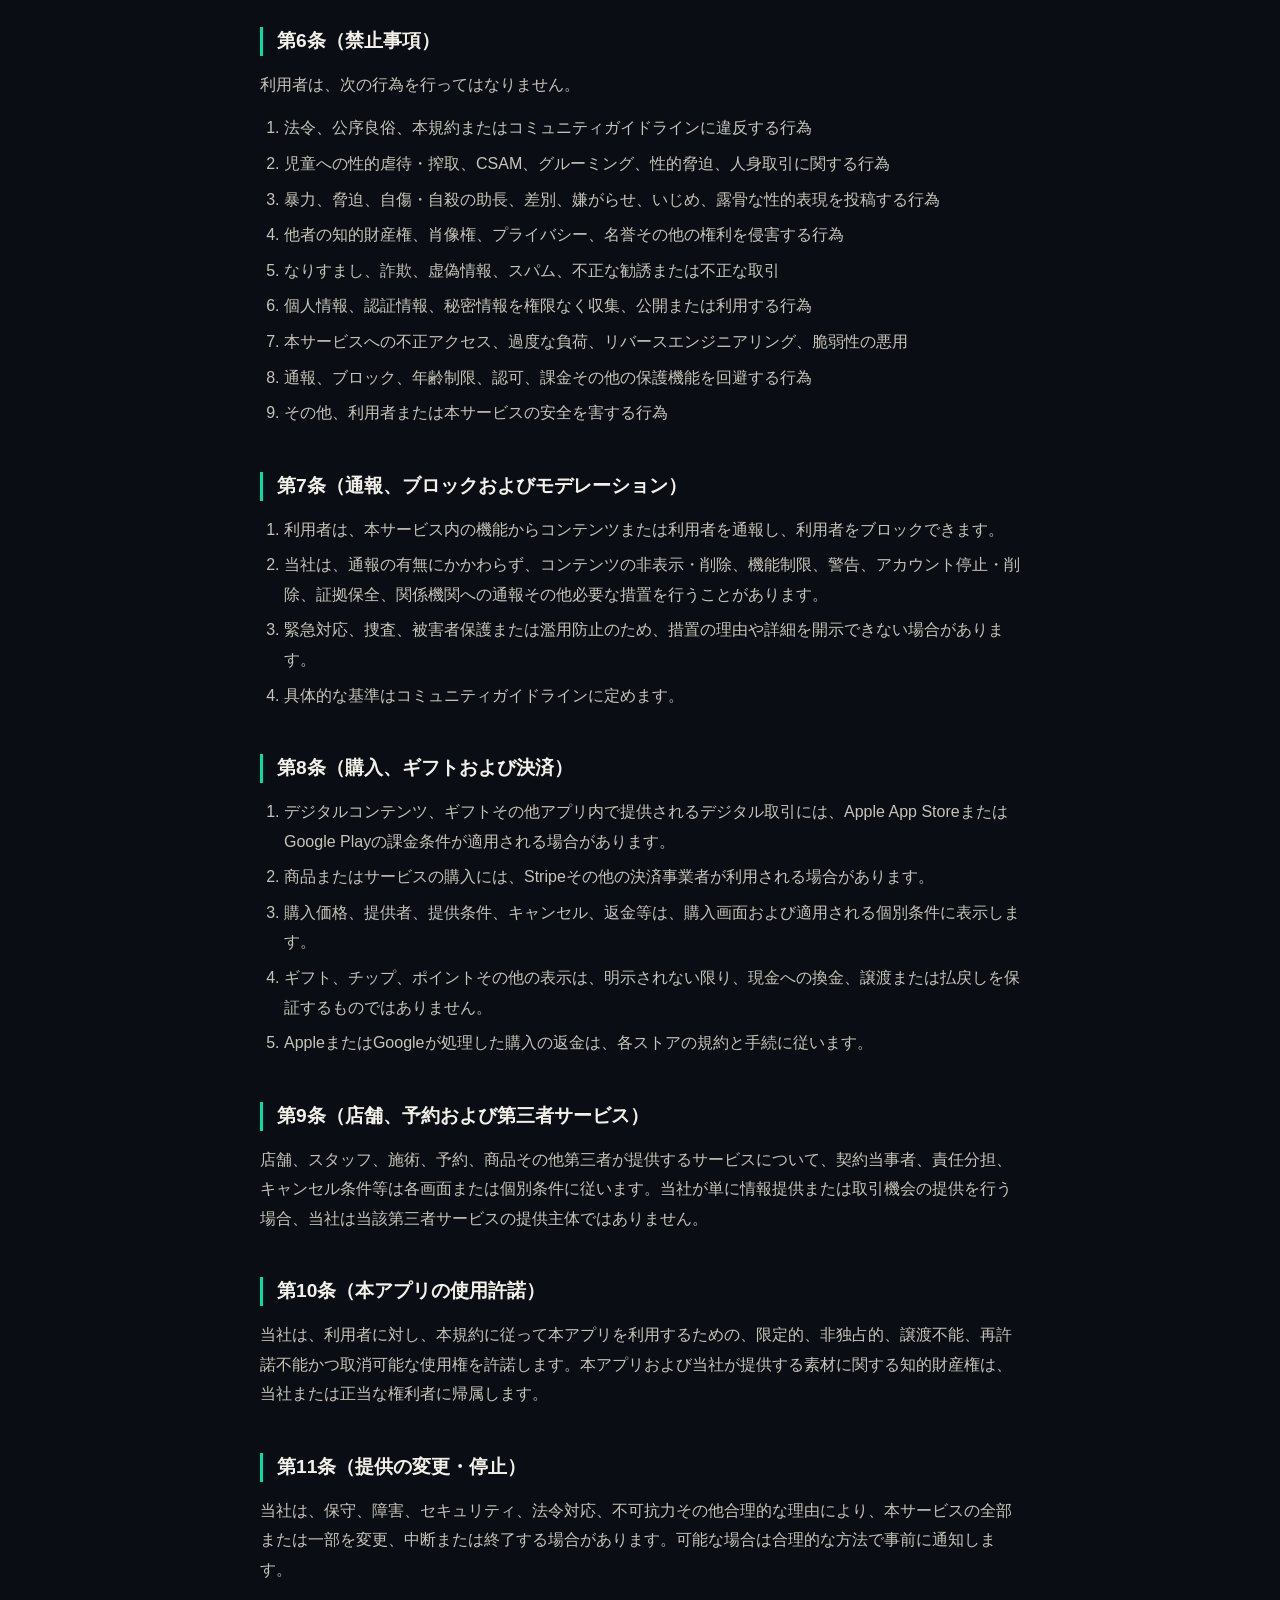
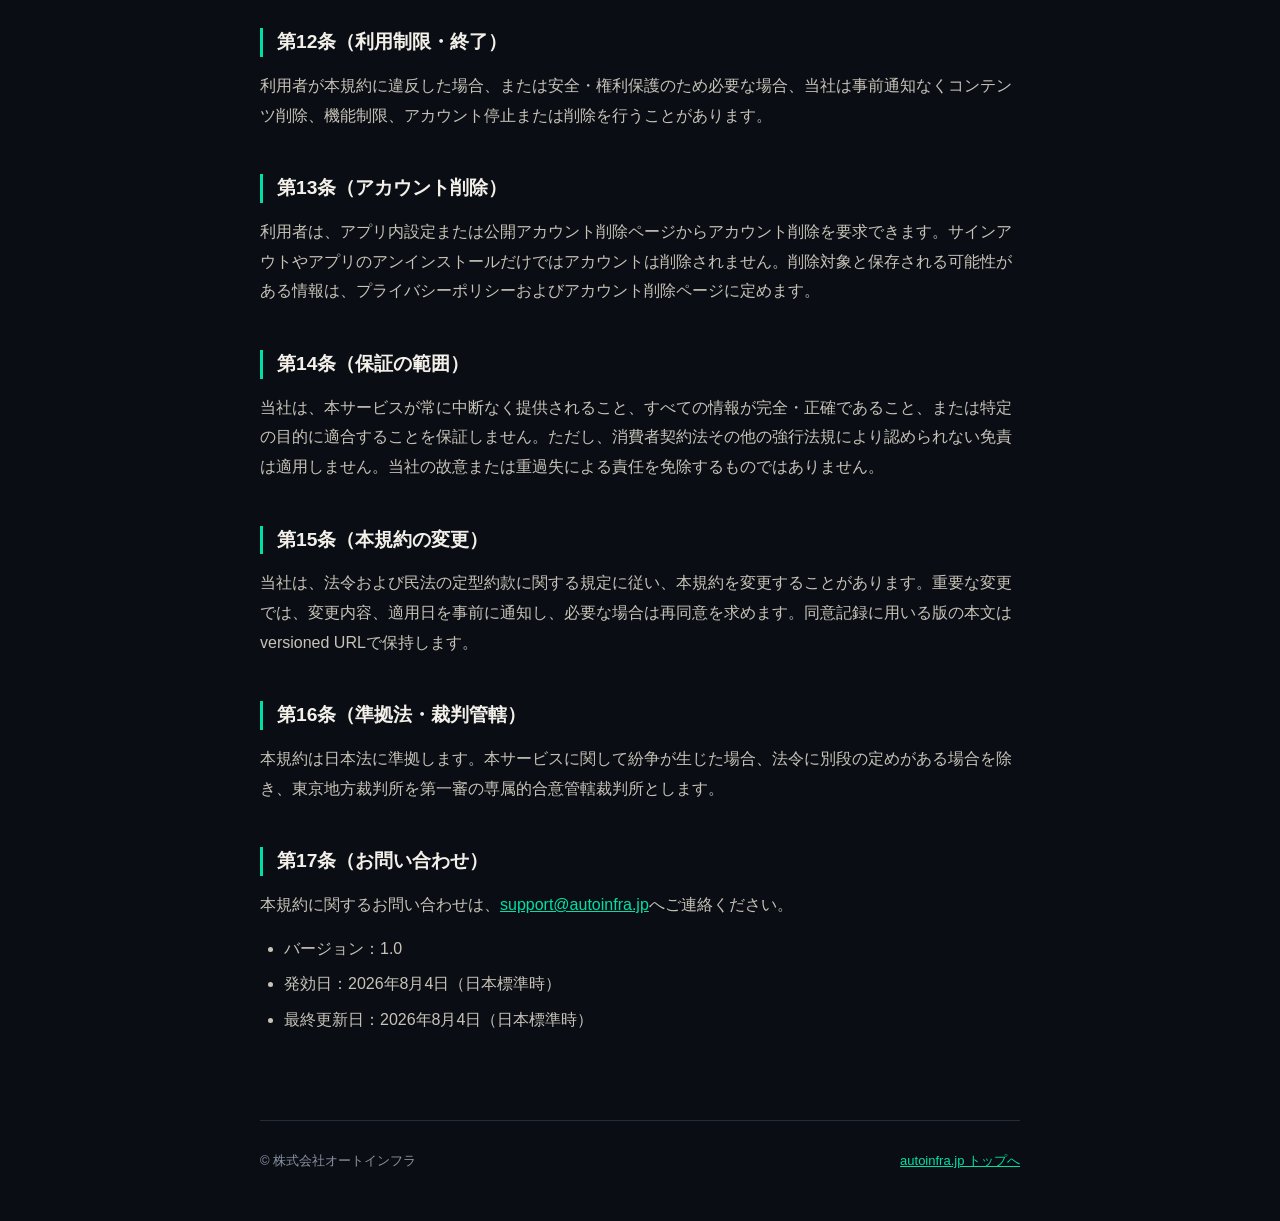
<file: terms/livealigned/1.0/index.html>
<!doctype html>
<html lang="ja">
<head>
  <meta charset="utf-8">
  <meta name="viewport" content="width=device-width, initial-scale=1">
  <title>LiveAligned 利用規約 | 株式会社オートインフラ</title>
  <meta name="description" content="LiveAlignedの利用条件とアプリの使用許諾を定めた利用規約です。">
  <meta name="robots" content="index,follow">
  <meta name="theme-color" content="#0a0e14">
  <link rel="canonical" href="https://autoinfra.jp/terms/livealigned/1.0/">
  <link rel="stylesheet" href="/assets/legal.css">
</head>
<body>
  <header class="site-header">
    <a class="brand" href="/"><span aria-hidden="true"></span>株式会社オートインフラ</a>
  </header>
  <main class="document">
    <div class="document-meta">
      <span>版 1.0</span>
      <span>発効日 2026年8月4日（日本標準時）</span>
      <span>最終更新日 2026年8月4日（日本標準時）</span>
    </div>
    <h1>LiveAligned 利用規約</h1>
    <p>この利用規約（以下「本規約」といいます。）は、株式会社オートインフラ（以下「当社」といいます。）が提供する「LiveAligned」（以下「本サービス」といいます。）の利用条件を定めます。</p>
    <h2>第1条（適用・同意）</h2>
    <ol>
    <li>本規約は、本サービスの利用に関する当社と利用者との間の一切の関係に適用されます。</li>
    <li>プライバシーポリシー、コミュニティガイドラインおよび本サービス上で表示する個別条件は、本規約の一部を構成します。</li>
    <li>利用者は、本規約、プライバシーポリシーおよびコミュニティガイドラインを確認し、同意した上で本サービスを利用します。</li>
    </ol>
    <h2>第2条（年齢および利用資格）</h2>
    <ol>
    <li>16歳未満の方はアカウントを作成できません。</li>
    <li>16歳または17歳の利用者には、投稿、購入、予約、問い合わせその他の機能について、成人利用者と異なる読み取り専用その他の制限が適用されます。</li>
    <li>利用者は、正確な生年月日その他必要な情報を提供し、他人になりすましてはなりません。</li>
    <li>法令、本規約または過去の措置により利用を認められない方は、本サービスを利用できません。</li>
    </ol>
    <h2>第3条（アカウント）</h2>
    <ol>
    <li>本サービスは、匿名アカウントまたはメールアドレス等で確認された登録アカウントを提供する場合があります。</li>
    <li>利用者は、自身の端末、メールアドレス、認証コードおよびセッションを適切に管理します。</li>
    <li>認証コード、パスワード、アクセストークンその他の認証情報を第三者へ提供してはなりません。</li>
    <li>アカウントの不正利用を知った場合は、速やかに当社へ連絡してください。</li>
    </ol>
    <h2>第4条（本サービス）</h2>
    <p>本サービスは、プロフィール、投稿、画像・動画、フォロー・リアクション等の交流、店舗情報、予約、問い合わせ、カルテ、商品・サービス、ギフトその他の機能を提供する場合があります。利用できる機能は、年齢、所属、役割、店舗設定、地域、端末、アプリバージョン等により異なります。</p>
    <h2>第5条（利用者コンテンツ）</h2>
    <ol>
    <li>利用者は、自ら権利を有し、または必要な許諾を得たコンテンツのみを投稿できます。</li>
    <li>利用者コンテンツの権利は、利用者または従前の権利者に留保されます。</li>
    <li>利用者は当社に対し、本サービスの提供、保存、表示、配信、サイズ変更、技術的変換、モデレーション、セキュリティおよび改善に必要な範囲で、利用者コンテンツを利用する非独占的な権利を許諾します。</li>
    <li>前項の許諾は、本サービスの提供に必要な範囲を超えて利用者コンテンツを販売する権利を意味しません。</li>
    <li>利用者は、コミュニティガイドラインを遵守します。</li>
    </ol>
    <h2>第6条（禁止事項）</h2>
    <p>利用者は、次の行為を行ってはなりません。</p>
    <ol>
    <li>法令、公序良俗、本規約またはコミュニティガイドラインに違反する行為</li>
    <li>児童への性的虐待・搾取、CSAM、グルーミング、性的脅迫、人身取引に関する行為</li>
    <li>暴力、脅迫、自傷・自殺の助長、差別、嫌がらせ、いじめ、露骨な性的表現を投稿する行為</li>
    <li>他者の知的財産権、肖像権、プライバシー、名誉その他の権利を侵害する行為</li>
    <li>なりすまし、詐欺、虚偽情報、スパム、不正な勧誘または不正な取引</li>
    <li>個人情報、認証情報、秘密情報を権限なく収集、公開または利用する行為</li>
    <li>本サービスへの不正アクセス、過度な負荷、リバースエンジニアリング、脆弱性の悪用</li>
    <li>通報、ブロック、年齢制限、認可、課金その他の保護機能を回避する行為</li>
    <li>その他、利用者または本サービスの安全を害する行為</li>
    </ol>
    <h2>第7条（通報、ブロックおよびモデレーション）</h2>
    <ol>
    <li>利用者は、本サービス内の機能からコンテンツまたは利用者を通報し、利用者をブロックできます。</li>
    <li>当社は、通報の有無にかかわらず、コンテンツの非表示・削除、機能制限、警告、アカウント停止・削除、証拠保全、関係機関への通報その他必要な措置を行うことがあります。</li>
    <li>緊急対応、捜査、被害者保護または濫用防止のため、措置の理由や詳細を開示できない場合があります。</li>
    <li>具体的な基準はコミュニティガイドラインに定めます。</li>
    </ol>
    <h2>第8条（購入、ギフトおよび決済）</h2>
    <ol>
    <li>デジタルコンテンツ、ギフトその他アプリ内で提供されるデジタル取引には、Apple App StoreまたはGoogle Playの課金条件が適用される場合があります。</li>
    <li>商品またはサービスの購入には、Stripeその他の決済事業者が利用される場合があります。</li>
    <li>購入価格、提供者、提供条件、キャンセル、返金等は、購入画面および適用される個別条件に表示します。</li>
    <li>ギフト、チップ、ポイントその他の表示は、明示されない限り、現金への換金、譲渡または払戻しを保証するものではありません。</li>
    <li>AppleまたはGoogleが処理した購入の返金は、各ストアの規約と手続に従います。</li>
    </ol>
    <h2>第9条（店舗、予約および第三者サービス）</h2>
    <p>店舗、スタッフ、施術、予約、商品その他第三者が提供するサービスについて、契約当事者、責任分担、キャンセル条件等は各画面または個別条件に従います。当社が単に情報提供または取引機会の提供を行う場合、当社は当該第三者サービスの提供主体ではありません。</p>
    <h2>第10条（本アプリの使用許諾）</h2>
    <p>当社は、利用者に対し、本規約に従って本アプリを利用するための、限定的、非独占的、譲渡不能、再許諾不能かつ取消可能な使用権を許諾します。本アプリおよび当社が提供する素材に関する知的財産権は、当社または正当な権利者に帰属します。</p>
    <h2>第11条（提供の変更・停止）</h2>
    <p>当社は、保守、障害、セキュリティ、法令対応、不可抗力その他合理的な理由により、本サービスの全部または一部を変更、中断または終了する場合があります。可能な場合は合理的な方法で事前に通知します。</p>
    <h2>第12条（利用制限・終了）</h2>
    <p>利用者が本規約に違反した場合、または安全・権利保護のため必要な場合、当社は事前通知なくコンテンツ削除、機能制限、アカウント停止または削除を行うことがあります。</p>
    <h2>第13条（アカウント削除）</h2>
    <p>利用者は、アプリ内設定または公開アカウント削除ページからアカウント削除を要求できます。サインアウトやアプリのアンインストールだけではアカウントは削除されません。削除対象と保存される可能性がある情報は、プライバシーポリシーおよびアカウント削除ページに定めます。</p>
    <h2>第14条（保証の範囲）</h2>
    <p>当社は、本サービスが常に中断なく提供されること、すべての情報が完全・正確であること、または特定の目的に適合することを保証しません。ただし、消費者契約法その他の強行法規により認められない免責は適用しません。当社の故意または重過失による責任を免除するものではありません。</p>
    <h2>第15条（本規約の変更）</h2>
    <p>当社は、法令および民法の定型約款に関する規定に従い、本規約を変更することがあります。重要な変更では、変更内容、適用日を事前に通知し、必要な場合は再同意を求めます。同意記録に用いる版の本文はversioned URLで保持します。</p>
    <h2>第16条（準拠法・裁判管轄）</h2>
    <p>本規約は日本法に準拠します。本サービスに関して紛争が生じた場合、法令に別段の定めがある場合を除き、東京地方裁判所を第一審の専属的合意管轄裁判所とします。</p>
    <h2>第17条（お問い合わせ）</h2>
    <p>本規約に関するお問い合わせは、<a href="mailto:support@autoinfra.jp">support@autoinfra.jp</a>へご連絡ください。</p>
    <ul>
    <li>バージョン：1.0</li>
    <li>発効日：2026年8月4日（日本標準時）</li>
    <li>最終更新日：2026年8月4日（日本標準時）</li>
    </ul>
  </main>
  <footer class="site-footer">
    <span>© 株式会社オートインフラ</span>
    <a href="/">autoinfra.jp トップへ</a>
  </footer>
</body>
</html>
</file>
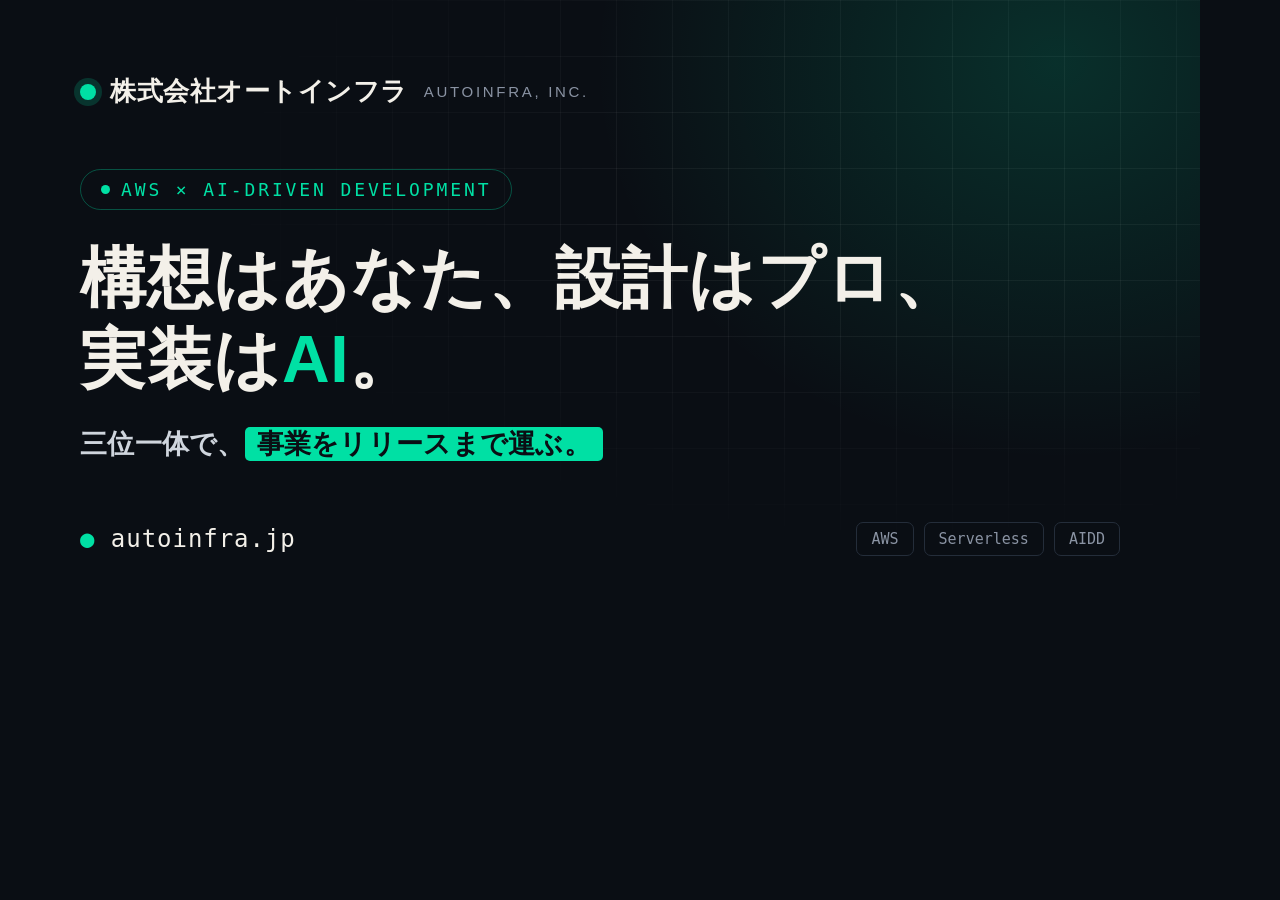
<file: ogp.html>
<!DOCTYPE html>
<html lang="ja">
<head>
<meta charset="UTF-8">
<style>
:root{
  --ink:#0a0e14;
  --paper:#f3f0e9;
  --line:#242d3a;
  --signal:#00e0a4;
  --amber:#ffb13b;
  --mute:#8a93a3;
  --grid:rgba(255,255,255,.05);
}
*{margin:0;padding:0;box-sizing:border-box}
html,body{width:1200px;height:630px}
body{
  background:var(--ink);color:var(--paper);
  font-family:"Hiragino Kaku Gothic ProN","Hiragino Sans",-apple-system,"Yu Gothic",sans-serif;
  font-feature-settings:"palt" 1;
  position:relative;overflow:hidden;
}
/* grid backdrop */
body::before{
  content:"";position:absolute;inset:0;z-index:0;
  background-image:linear-gradient(var(--grid) 1px,transparent 1px),linear-gradient(90deg,var(--grid) 1px,transparent 1px);
  background-size:56px 56px;
  -webkit-mask-image:radial-gradient(ellipse 75% 75% at 75% 30%,#000 30%,transparent 78%);
  mask-image:radial-gradient(ellipse 75% 75% at 75% 30%,#000 30%,transparent 78%);
}
/* glow */
body::after{
  content:"";position:absolute;inset:0;z-index:0;
  background:radial-gradient(ellipse 55% 90% at 88% 10%,rgba(0,224,164,.16),transparent 70%);
}
.frame{position:relative;z-index:1;width:100%;height:100%;padding:74px 80px;display:flex;flex-direction:column;justify-content:space-between}

/* top: brand */
.brand{display:flex;align-items:center;gap:14px;font-weight:700;font-size:26px;letter-spacing:.02em}
.brand .dot{width:16px;height:16px;border-radius:50%;background:var(--signal);box-shadow:0 0 0 6px rgba(0,224,164,.18)}
.brand small{color:var(--mute);font-weight:400;font-size:15px;letter-spacing:.18em;margin-left:2px}

/* eyebrow */
.eyebrow{display:inline-flex;align-items:center;gap:11px;font-size:18px;letter-spacing:.16em;color:var(--signal);
  border:1px solid rgba(0,224,164,.32);border-radius:99px;padding:9px 20px;margin-bottom:28px;align-self:flex-start;font-family:"SFMono-Regular","Consolas",monospace}
.eyebrow .b{width:9px;height:9px;border-radius:50%;background:var(--signal)}

/* headline */
.mid{display:flex;flex-direction:column}
h1{font-size:66px;line-height:1.22;font-weight:800;letter-spacing:.01em}
h1 .x{color:var(--signal)}
.sub{margin-top:26px;font-size:27px;color:#cfd5dd;font-weight:600;letter-spacing:.01em}
.sub .hl{color:var(--ink);background:var(--signal);padding:2px 12px;border-radius:5px}

/* bottom: url */
.foot{display:flex;align-items:center;justify-content:space-between}
.url{font-family:"SFMono-Regular","Consolas",monospace;font-size:24px;color:var(--paper);letter-spacing:.04em}
.url .at{color:var(--signal)}
.tags{display:flex;gap:10px}
.tag{font-family:"SFMono-Regular",monospace;font-size:15px;color:var(--mute);border:1px solid var(--line);border-radius:7px;padding:7px 14px}
</style>
</head>
<body>
  <div class="frame">
    <div class="brand"><span class="dot"></span>株式会社オートインフラ<small>AUTOINFRA, INC.</small></div>

    <div class="mid">
      <span class="eyebrow"><span class="b"></span>AWS × AI-DRIVEN DEVELOPMENT</span>
      <h1>構想はあなた、設計はプロ、<br>実装は<span class="x">AI</span>。</h1>
      <div class="sub">三位一体で、<span class="hl">事業をリリースまで運ぶ。</span></div>
    </div>

    <div class="foot">
      <div class="url"><span class="at">●</span> autoinfra.jp</div>
      <div class="tags">
        <span class="tag">AWS</span>
        <span class="tag">Serverless</span>
        <span class="tag">AIDD</span>
      </div>
    </div>
  </div>
</body>
</html>
</file>
<file: assets/legal.css>
:root {
  color-scheme: dark;
  --background: #0a0e14;
  --surface: #0e131b;
  --text: #f3f0e9;
  --secondary: #c8c3b8;
  --muted: #8a93a3;
  --line: #242d3a;
  --accent: #00e0a4;
  --warning: #ffb13b;
}

* { box-sizing: border-box; }

html { font-size: 16px; }

body {
  margin: 0;
  background: var(--background);
  color: var(--text);
  font-family: "Hiragino Kaku Gothic ProN", "Hiragino Sans", -apple-system,
    BlinkMacSystemFont, "Yu Gothic", sans-serif;
  line-height: 1.85;
  overflow-wrap: anywhere;
  -webkit-font-smoothing: antialiased;
}

a { color: var(--accent); }
a:hover { text-decoration-thickness: 2px; }
a:focus-visible { outline: 3px solid var(--warning); outline-offset: 3px; }

.site-header,
.site-footer,
.document {
  width: min(100% - 40px, 760px);
  margin-inline: auto;
}

.site-header { padding-block: 22px; border-bottom: 1px solid var(--line); }
.brand { color: var(--text); font-weight: 700; text-decoration: none; }
.brand span {
  display: inline-block;
  width: 9px;
  height: 9px;
  margin-right: 10px;
  border-radius: 50%;
  background: var(--accent);
  box-shadow: 0 0 12px var(--accent);
}

.document { padding-block: 44px 72px; }
.document-meta { display: flex; flex-wrap: wrap; gap: 8px 18px; color: var(--muted); font-size: .875rem; }
h1 { margin: 18px 0 32px; font-size: clamp(1.75rem, 6vw, 2.5rem); line-height: 1.35; }
h2 { margin: 44px 0 14px; padding-left: 14px; border-left: 3px solid var(--accent); font-size: 1.2rem; line-height: 1.5; }
h3 { margin: 30px 0 10px; font-size: 1.05rem; }
p { margin: 14px 0; color: var(--secondary); }
ul, ol { margin: 14px 0; padding-left: 1.5rem; color: var(--secondary); }
li + li { margin-top: 6px; }
code { padding: .1em .35em; border: 1px solid var(--line); border-radius: 4px; background: var(--surface); }
.notice { margin: 24px 0; padding: 16px 18px; border: 1px solid var(--warning); border-radius: 8px; color: var(--text); background: var(--surface); }
.latest-index { min-height: 62vh; }
.version-link { display: inline-block; padding: 10px 16px; border: 1px solid var(--accent); border-radius: 8px; font-weight: 700; text-decoration: none; }
.updated { color: var(--muted); font-size: .875rem; }
.site-footer { display: flex; flex-wrap: wrap; justify-content: space-between; gap: 8px 18px; padding-block: 28px 48px; border-top: 1px solid var(--line); color: var(--muted); font-size: .8125rem; }

@media (max-width: 480px) {
  .site-header, .site-footer, .document { width: min(100% - 28px, 760px); }
  .document { padding-top: 32px; }
}

@media print {
  :root { color-scheme: light; --background: #fff; --surface: #fff; --text: #111; --secondary: #222; --muted: #555; --line: #bbb; --accent: #111; --warning: #555; }
  .site-header { display: none; }
  .document { width: 100%; padding: 0; }
  a { color: inherit; }
}
</file>
